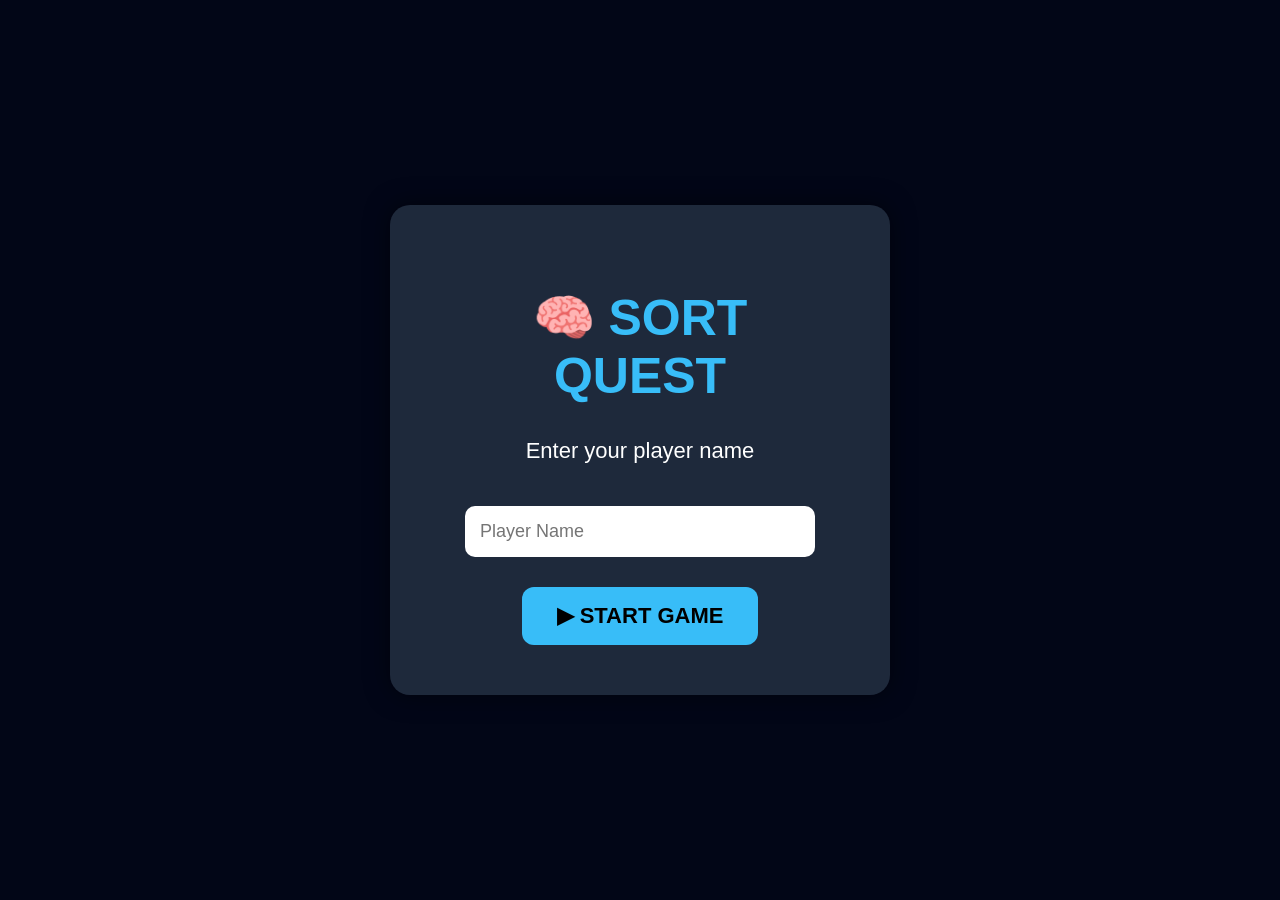
<file: index.html>
<!DOCTYPE html>
<html lang="en">

<head>

<meta charset="UTF-8">

<meta name="viewport"
content="width=device-width, initial-scale=1.0">

<title>Login</title>

<link rel="stylesheet" href="login.css">

</head>

<body>

<div class="login-container">

<h1>
🧠 SORT QUEST
</h1>

<p>
Enter your player name
</p>

<input
type="text"
id="username"
placeholder="Player Name">

<br>

<button onclick="login()">

▶ START GAME

</button>

</div>

<script>

function login(){

let username =
document.getElementById("username")
.value.trim();

if(username === ""){

alert("Enter player name");

return;
}

/* GET EXISTING USERS */

let users =
JSON.parse(
localStorage.getItem("users")
) || {};

/* CREATE USER IF NEW */

if(!users[username]){

users[username] = {

currentLevel:"Bubble Sort",

unlockedLevels:[
"Bubble Sort"
],

bestAccuracy:0,

stars:0
};

}

/* SAVE USERS */

localStorage.setItem(
"users",
JSON.stringify(users)
);

/* SAVE CURRENT USER */

localStorage.setItem(
"currentUser",
username
);

/* OPEN HOME */

window.location.href =
"home.html";
}

</script>

</body>
</html>
</file>
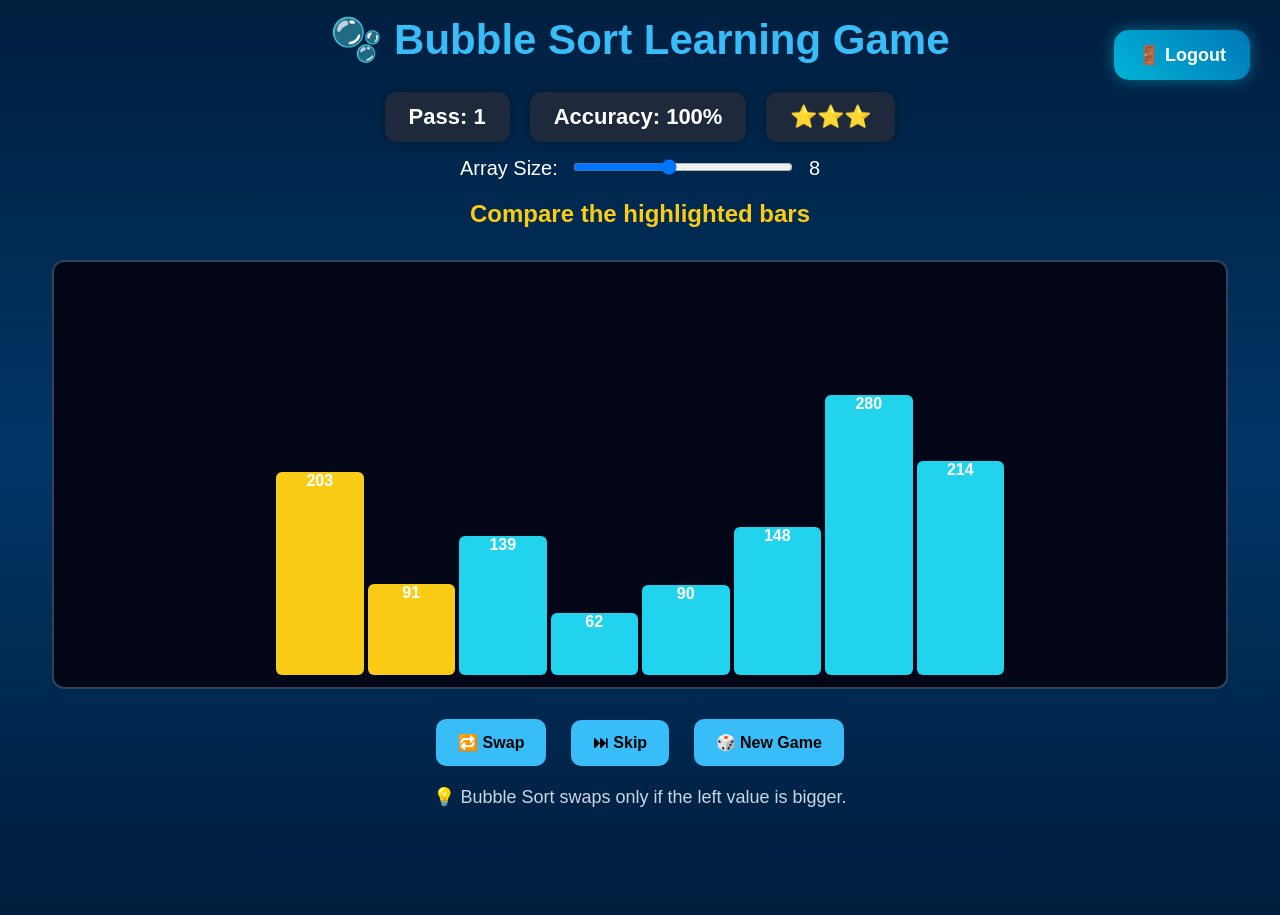
<file: game.html>
<!DOCTYPE html>
<html lang="en">

<head>

    <meta charset="UTF-8">

    <meta name="viewport"
          content="width=device-width, initial-scale=1.0">

    <title>Bubble Sort Learning Game</title>

    <link rel="stylesheet" href="style.css">

</head>

<body>
    <button class="logout-btn"
onclick="logout()">

🚪 Logout

</button>
<div class="background-bubbles">
    <span></span>
    <span></span>
    <span></span>
    <span></span>
    <span></span>
    <span></span>
    <span></span>
    <span></span>
</div>
<div class="bubbles"></div>

<h1>🫧 Bubble Sort Learning Game</h1>

<div class="top-panel">

    <div class="card">
        <h2 id="pass">
            Pass: 1
        </h2>
    </div>

    <div class="card">
        <h2 id="accuracy">
            Accuracy: 100%
        </h2>
    </div>

    <div class="card">
        <h2 id="stars">
            ⭐⭐⭐
        </h2>
    </div>

</div>

<div class="size-box">

    <label>Array Size:</label>

    <input
        type="range"
        id="sizeSlider"
        min="5"
        max="12"
        value="8">

    <span id="sizeValue">8</span>

</div>

<div class="message-box">

    <h2 id="message">
        Compare the highlighted bars
    </h2>

</div>

<div id="array-container"></div>

<div class="buttons">

    <button onclick="makeMove(true)">
        🔁 Swap
    </button>

    <button onclick="makeMove(false)">
        ⏭ Skip
    </button>

    <button onclick="newGame()">
        🎲 New Game
    </button>

</div>

<div class="hint-box">

    💡 Bubble Sort swaps only if
    the left value is bigger.

</div>

<audio id="correctSound">
    <source
    src="https://assets.mixkit.co/active_storage/sfx/2571/2571-preview.mp3"
    type="audio/mpeg">
</audio>
<!-- SOUNDS -->

<audio id="correctSound">

<source
src="https://assets.mixkit.co/active_storage/sfx/270/270-preview.mp3"
type="audio/mpeg">

</audio>

<audio id="wrongSound">

<source
src="https://assets.mixkit.co/active_storage/sfx/2955/2955-preview.mp3"
type="audio/mpeg">

</audio>

<audio id="winSound">

<source
src="https://assets.mixkit.co/active_storage/sfx/2019/2019-preview.mp3"
type="audio/mpeg">

</audio>
<script src="script.js"></script>

</body>
</html>
</file>
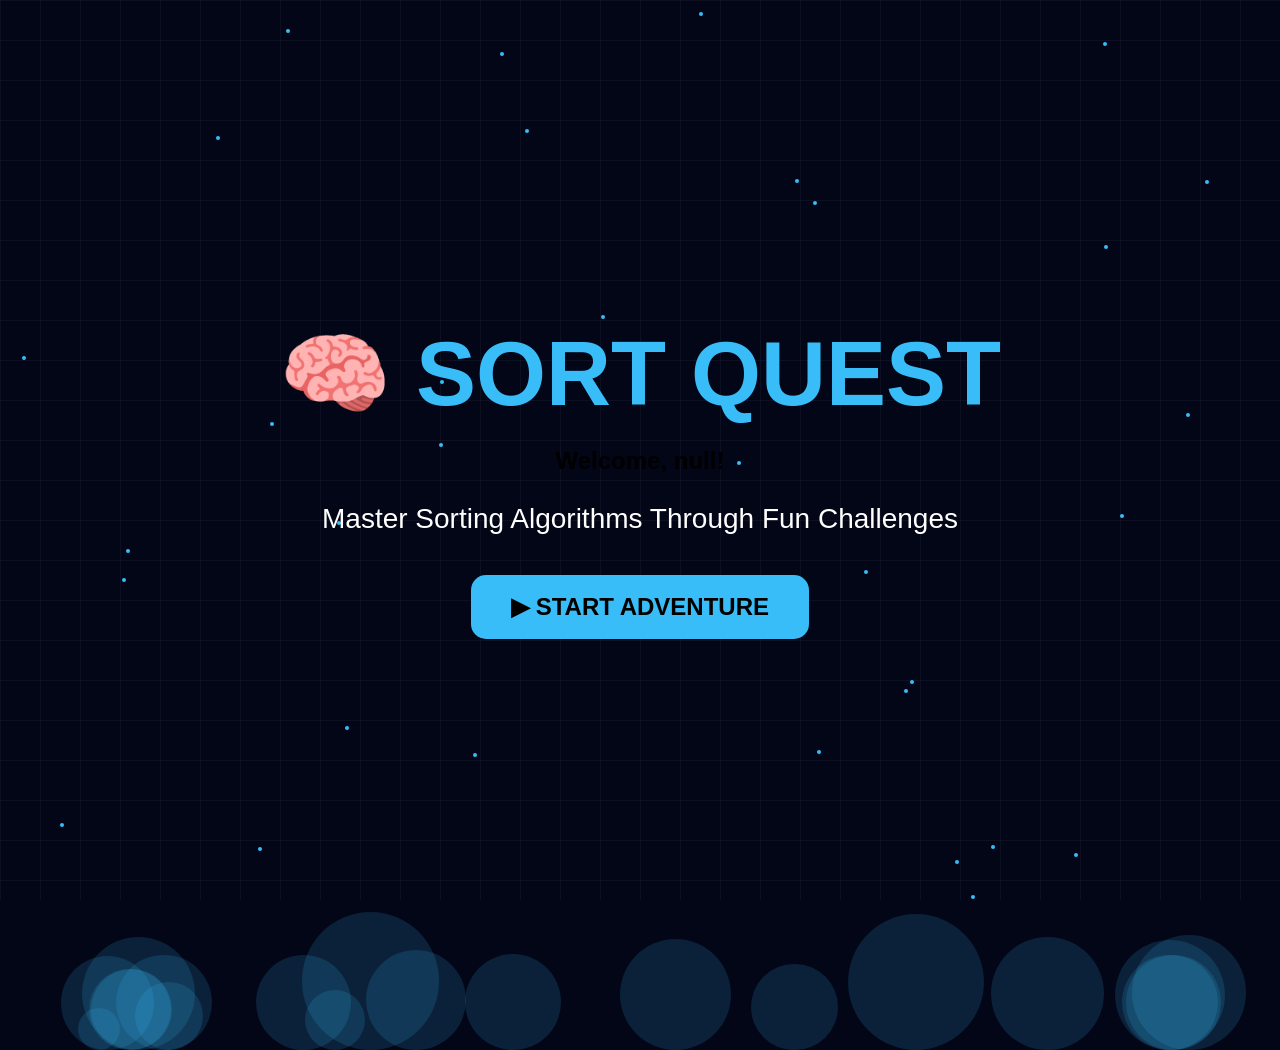
<file: home.html>
<!DOCTYPE html>
<html lang="en">

<head>

    <meta charset="UTF-8">

    <meta name="viewport"
          content="width=device-width, initial-scale=1.0">

    <title>Sort Quest</title>

    <link rel="stylesheet" href="home.css">

</head>

<body>

<!-- ANIMATED BACKGROUND -->

<div class="animated-bg">

    <div class="grid"></div>

</div>

<!-- MAIN CONTENT -->

<div class="home-content">

    <h1 class="game-title">
        🧠 SORT QUEST
    </h1>

    <!-- WELCOME USER -->

    <h2 id="welcomeUser">

    </h2>

    <p class="subtitle">

        Master Sorting Algorithms
        Through Fun Challenges

    </p>

    <button
        class="start-btn"
        onclick="startGame()">

        ▶ START ADVENTURE

    </button>

</div>

<script>

/* CREATE BUBBLES */

for(let i=0; i<20; i++){

    const bubble =
    document.createElement("div");

    bubble.classList.add("bubble");

    bubble.style.left =
    Math.random()*100 + "%";

    bubble.style.width =
    Math.random()*100 + 40 + "px";

    bubble.style.height =
    bubble.style.width;

    bubble.style.animationDuration =
    Math.random()*10 + 8 + "s";

    document.body.appendChild(bubble);
}

/* CREATE PARTICLES */

for(let i=0; i<40; i++){

    const particle =
    document.createElement("div");

    particle.classList.add("particle");

    particle.style.left =
    Math.random()*100 + "%";

    particle.style.top =
    Math.random()*100 + "%";

    particle.style.animationDuration =
    Math.random()*4 + 3 + "s";

    document.body.appendChild(particle);
}

/* LOAD CURRENT USER */

let currentUser =
localStorage.getItem(
"currentUser"
);

/* SHOW WELCOME MESSAGE */

document.getElementById(
"welcomeUser"
).innerHTML =

"Welcome, " + currentUser + "!";

/* START GAME */

function startGame(){

    window.location.href =
    "levels.html";
}

</script>

</body>
</html>
</file>
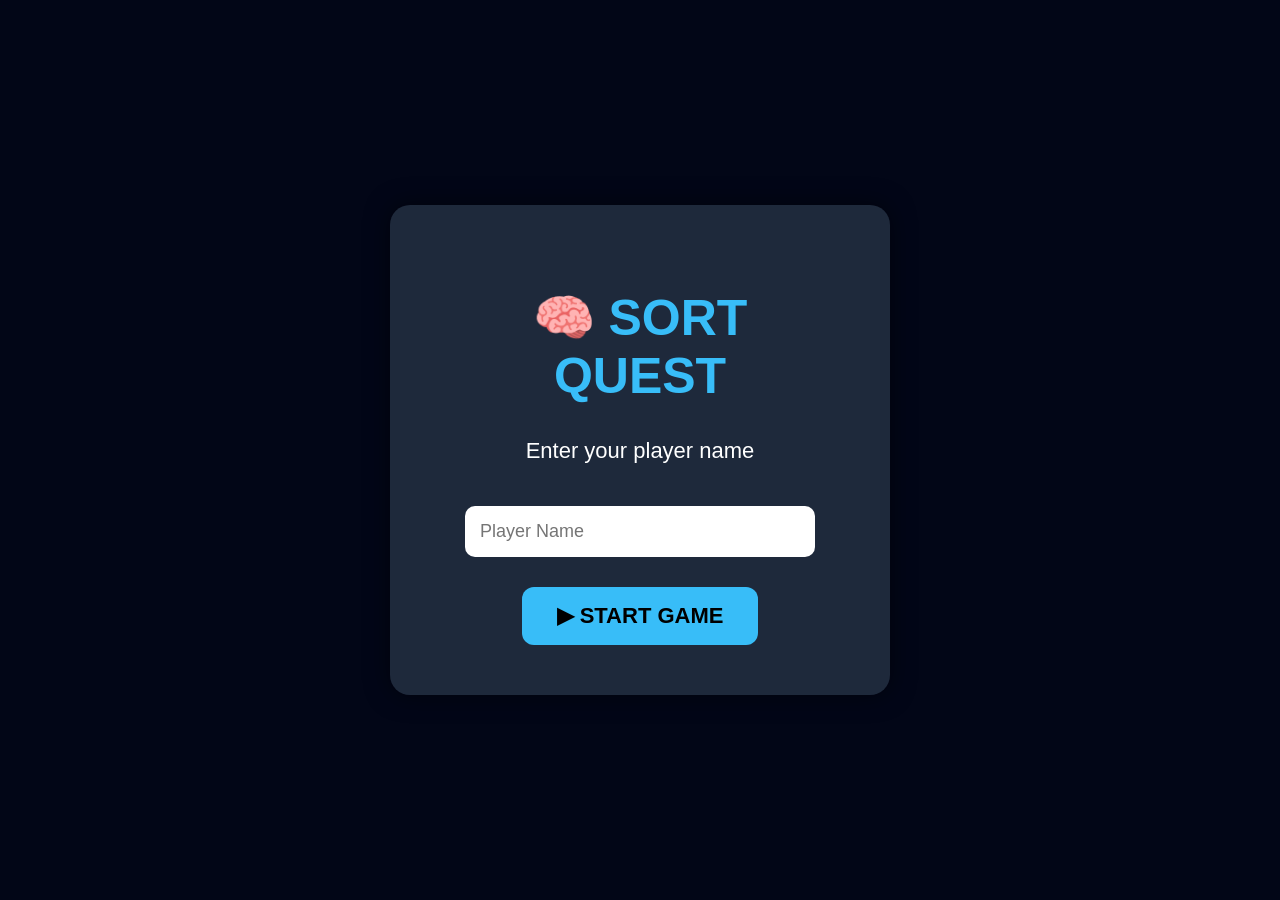
<file: insertion-tutorial.html>
<!DOCTYPE html>
<html lang="en">

<head>

<meta charset="UTF-8">

<meta name="viewport"
content="width=device-width, initial-scale=1.0">

<title>Insertion Sort Tutorial</title>

<link rel="stylesheet"
href="insertion-tutorial.css">

</head>

<body>

<!-- LOGOUT -->

<button class="logout-btn"
onclick="logout()">

🚪 Logout

</button>

<div class="tutorial-container">

<h1>
🟪 Insertion Sort Tutorial
</h1>

<div class="tutorial-card">

<h2>
How Insertion Sort Works
</h2>

<p>

Insertion Sort takes one value
at a time and inserts it into
the correct sorted position.

</p>

<p>

The left side becomes sorted
step by step.

</p>

</div>

<!-- EXAMPLE -->

<div class="example-box">

<div class="example-bar correct"
style="height:90px;">

10

</div>

<div class="example-bar correct"
style="height:140px;">

20

</div>

<div class="example-bar correct"
style="height:220px;">

50

</div>

<div class="example-bar active"
style="height:170px;">

30

</div>

</div>

<div class="instruction">

30 should be inserted
before 50.

</div>

<!-- BUTTONS -->

<div class="buttons">

<a href="insertion.html">

<button class="start-btn">

▶ START LEVEL

</button>

</a>

<a href="levels.html">

<button class="back-btn">

⬅ BACK

</button>

</a>

</div>

</div>

<script>

/* LOGIN CHECK */

if(
!localStorage.getItem(
"currentUser"
)
){

window.location.href =
"index.html";
}

/* LOGOUT */

function logout(){

localStorage.removeItem(
"currentUser"
);

window.location.href =
"index.html";
}

</script>

</body>
</html>
</file>
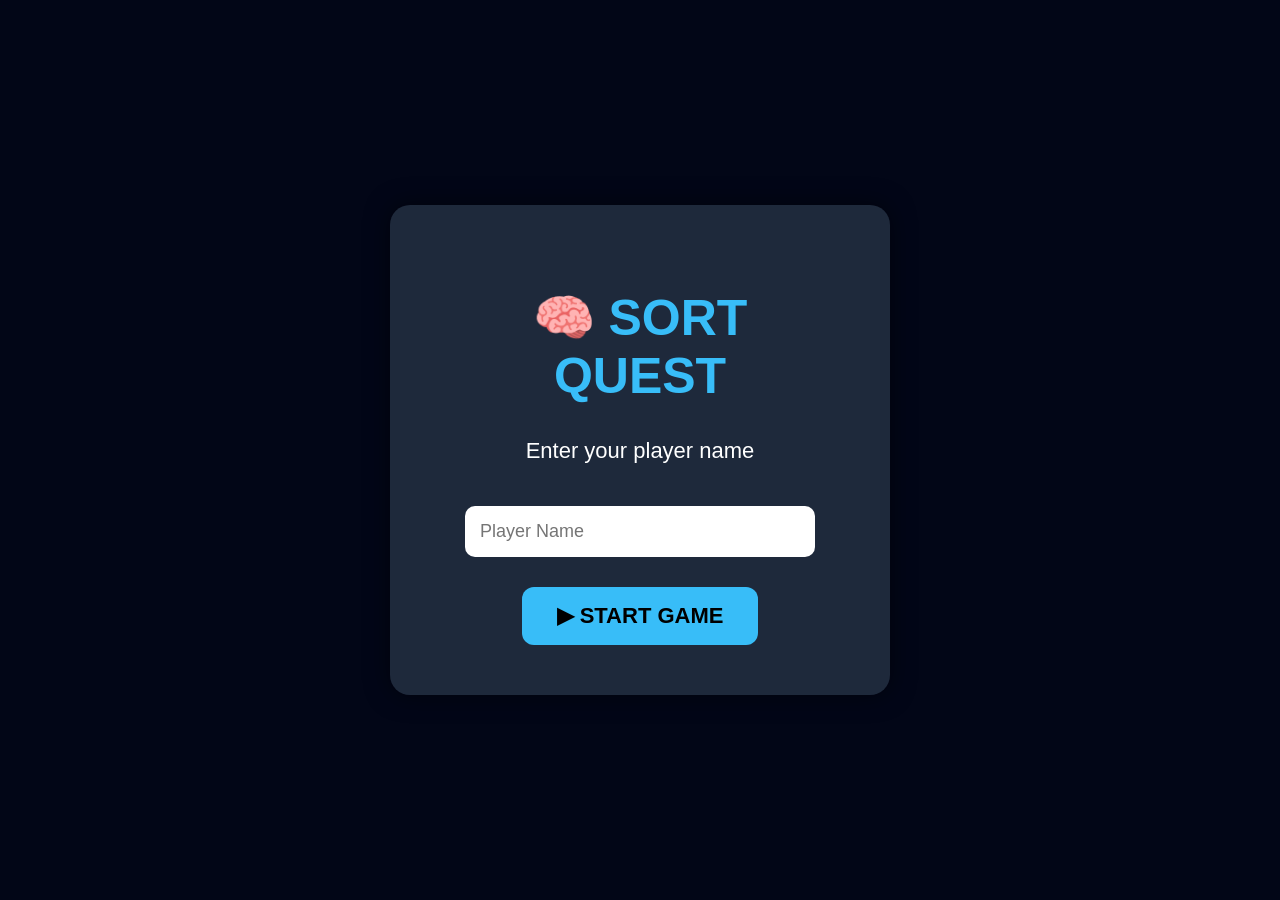
<file: insertion.html>
<!DOCTYPE html>
<html lang="en">

<head>

<meta charset="UTF-8">

<meta name="viewport"
content="width=device-width, initial-scale=1.0">

<title>Insertion Sort Game</title>

<link rel="stylesheet"
href="insertion.css">

</head>

<body>
<div class="cube-bg">

<div class="cube"></div>
<div class="cube"></div>
<div class="cube"></div>
<div class="cube"></div>
<div class="cube"></div>
<div class="cube"></div>
<div class="cube"></div>
<div class="cube"></div>

</div>

</div>
    <div class="grid-bg">

<div class="grid-lines"></div>

</div>

<!-- LOGOUT -->

<button class="logout-btn"
onclick="logout()">

🚪 Logout

</button>

<!-- BACKGROUND -->

<div class="insertion-bg">

<div class="glow"></div>

</div>

<h1>
🟪 Insertion Sort Challenge
</h1>

<!-- TOP PANEL -->

<div class="top-panel">

<div class="card">

<h2>
🎯 Goal
</h2>

<p>
Insert value in correct position
</p>

</div>

<div class="card">

<h2 id="moves">
Moves: 0
</h2>

</div>

<div class="card">

<h2 id="accuracy">
Accuracy: 100%
</h2>

</div>

</div>

<!-- MESSAGE -->

<div id="message"
class="message-box">

🟪 Find correct insertion position.

</div>

<!-- POINTERS -->

<div class="pointer-info">

<span id="keyPointer">

key = 0

</span>

</div>

<!-- ARRAY -->
<!-- CONTROLS -->

<div class="controls">

<label>

Array Size

</label>

<input type="number"
id="arraySize"
min="4"
max="15"
value="8">

<label>

Max Value

</label>

<input type="number"
id="maxValue"
min="20"
max="300"
value="100">

<button onclick="generateArray()">

🔄 Generate

</button>

</div>
<div id="array-container">

</div>

<!-- BUTTONS -->

<div class="buttons">



</div>

<!-- SOUNDS -->

<audio id="correctSound">

<source
src="https://assets.mixkit.co/active_storage/sfx/270/270-preview.mp3"
type="audio/mpeg">

</audio>

<audio id="wrongSound">

<source
src="https://assets.mixkit.co/active_storage/sfx/2955/2955-preview.mp3"
type="audio/mpeg">

</audio>

<script src="insertion.js"></script>

</body>
</html>
</file>
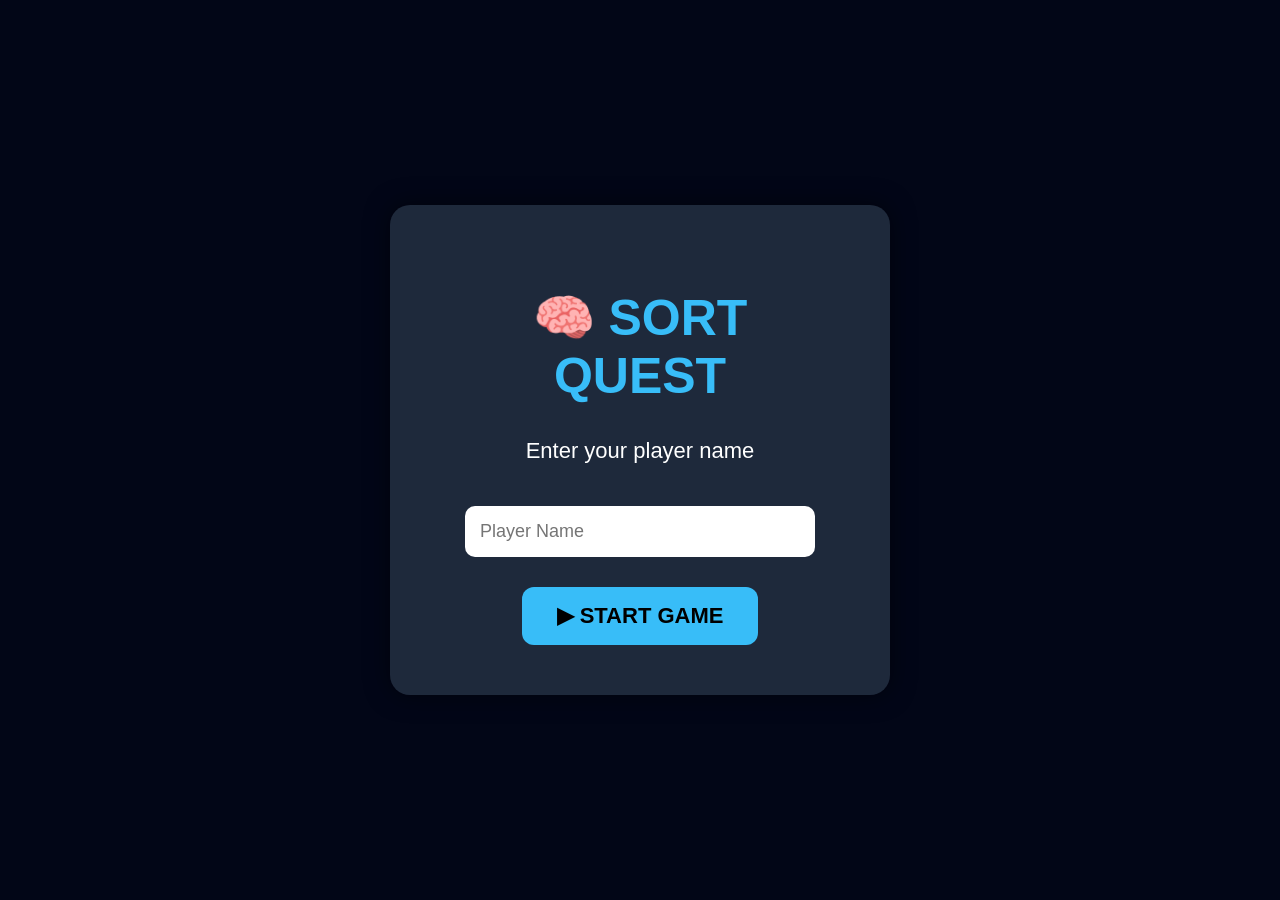
<file: levels.html>
<!DOCTYPE html>
<html lang="en">

<head>

<meta charset="UTF-8">

<meta name="viewport"
content="width=device-width, initial-scale=1.0">

<title>Select Algorithm</title>

<link rel="stylesheet"
href="levels.css">

</head>

<body>

<!-- LOGIN CHECK -->

<script>

if(
!localStorage.getItem(
"currentUser"
)
){

window.location.href =
"index.html";
}

</script>

<!-- BACKGROUND -->

<div class="background"></div>

<!-- PROFILE -->

<button class="profile-btn"
onclick="openProfile()">

👤 Profile

</button>

<!-- LOGOUT -->

<button class="logout-btn"
onclick="logout()">

🚪 Logout

</button>

<!-- TITLE -->

<h1 class="title">

🎮 Choose Your Algorithm

</h1>

<!-- LEVELS -->

<div class="levels-container">

<!-- BUBBLE -->

<div class="level-card unlocked"
onclick="openBubbleSort()">

<h2>

🫧 Bubble Sort

</h2>

<p>

Learn swapping nearby values

</p>

</div>

<!-- SELECTION -->

<div id="selectionCard"
class="level-card locked">

<h2 id="selectionTitle">

🔒 Selection Sort

</h2>

<p id="selectionText">

Unlock with 100% accuracy

</p>

</div>

<!-- INSERTION -->

<div id="insertionCard"
class="level-card locked">

<h2 id="insertionTitle">

🔒 Insertion Sort

</h2>

<p id="insertionText">

Complete Selection Sort first

</p>

</div>

<!-- MERGE -->

<div id="mergeCard"
class="level-card locked">

<h2 id="mergeTitle">

🔒 Merge Sort

</h2>

<p id="mergeText">

Complete Insertion Sort first

</p>

</div>

<!-- QUICK -->

<div id="quickCard"
class="level-card locked">

<h2 id="quickTitle">

🔒 Quick Sort

</h2>

<p id="quickText">

Complete Merge Sort first

</p>

</div>

</div>

<script>

/* CURRENT USER */

let currentUser =
localStorage.getItem(
"currentUser"
);

/* USERS */

let users =
JSON.parse(
localStorage.getItem(
"users"
));

/* PLAYER */

let player =
users[currentUser];

/* SAFETY */

if(!player.unlockedLevels){

player.unlockedLevels = [
"Bubble Sort"
];
}

/* PROFILE */

function openProfile(){

window.location.href =
"profile.html";
}

/* LOGOUT */

function logout(){

localStorage.removeItem(
"currentUser"
);

window.location.href =
"index.html";
}

/* BUBBLE */

function openBubbleSort(){

window.location.href =
"tutorial.html";
}

/* ---------- SELECTION ---------- */

if(
player.unlockedLevels.includes(
"Selection Sort"
)
){

let card =
document.getElementById(
"selectionCard"
);

card.classList.remove(
"locked"
);

card.classList.add(
"unlocked"
);

document.getElementById(
"selectionTitle"
).innerHTML =

"🔍 Selection Sort";

document.getElementById(
"selectionText"
).innerHTML =

"Find the minimum value";

card.onclick = function(){

window.location.href =
"selection-tutorial.html";
};
}

/* ---------- INSERTION ---------- */

if(
player.unlockedLevels.includes(
"Insertion Sort"
)
){

let card =
document.getElementById(
"insertionCard"
);

card.classList.remove(
"locked"
);

card.classList.add(
"unlocked"
);

document.getElementById(
"insertionTitle"
).innerHTML =

"🟪 Insertion Sort";

document.getElementById(
"insertionText"
).innerHTML =

"Insert values correctly";

card.onclick = function(){

window.location.href =
"insertion-tutorial.html";
};
}

/* ---------- MERGE ---------- */

if(
player.unlockedLevels.includes(
"Merge Sort"
)
){

let card =
document.getElementById(
"mergeCard"
);

card.classList.remove(
"locked"
);

card.classList.add(
"unlocked"
);

document.getElementById(
"mergeTitle"
).innerHTML =

"🌳 Merge Sort";

document.getElementById(
"mergeText"
).innerHTML =

"Divide and conquer";

card.onclick = function(){

window.location.href =
"merge-tutorial.html";
};
}

/* ---------- QUICK ---------- */

if(
player.unlockedLevels.includes(
"Quick Sort"
)
){

let card =
document.getElementById(
"quickCard"
);

card.classList.remove(
"locked"
);

card.classList.add(
"unlocked"
);

document.getElementById(
"quickTitle"
).innerHTML =

"⚡ Quick Sort";

document.getElementById(
"quickText"
).innerHTML =

"Master pivot partitioning";

card.onclick = function(){
window.location.href =
"quicksort.html";
};
}
</script>

</body>
</html>
</file>
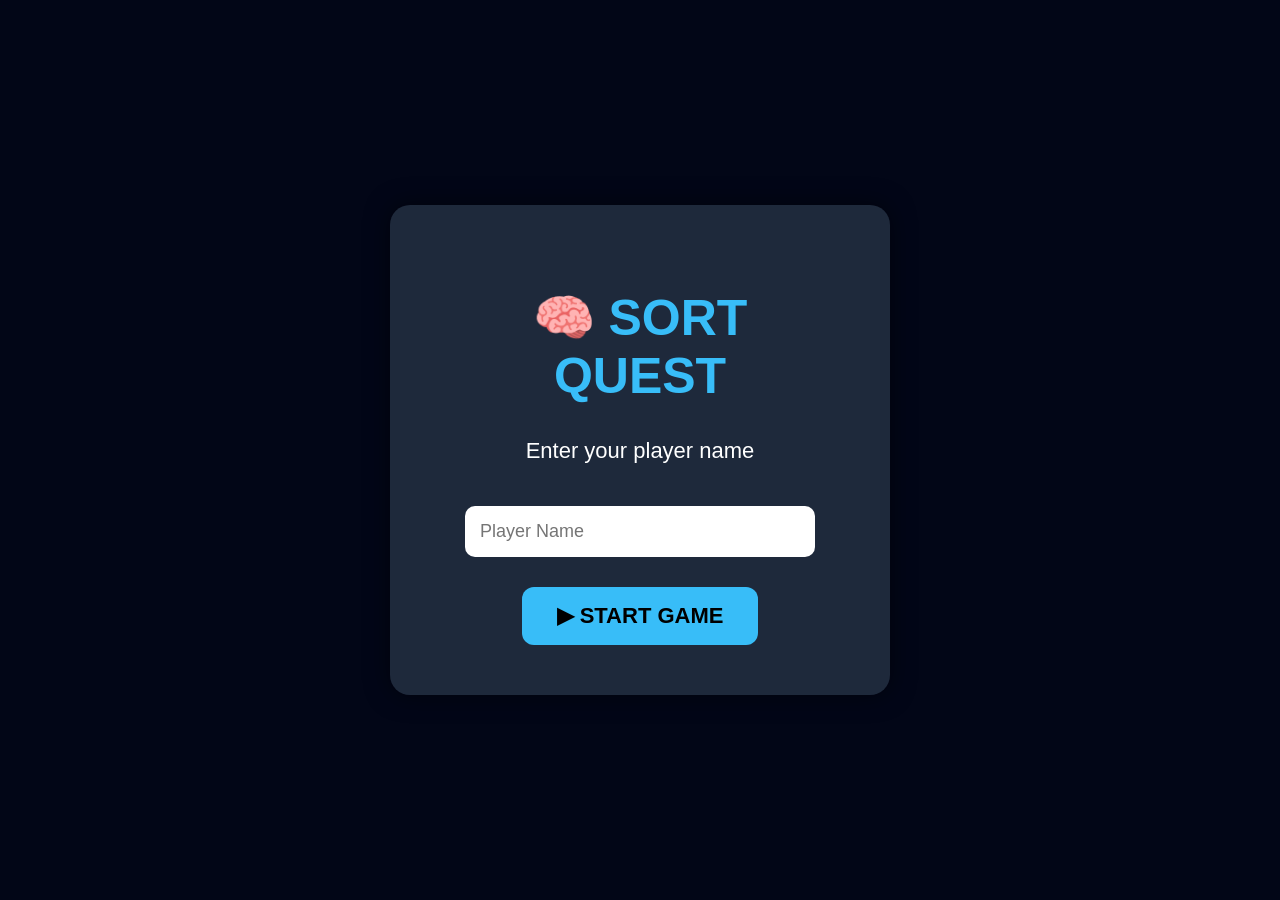
<file: merge-tutorial.html>
<!DOCTYPE html>
<html lang="en">

<head>

<meta charset="UTF-8">

<meta name="viewport"
content="width=device-width, initial-scale=1.0">

<title>Merge Sort Tutorial</title>

<link rel="stylesheet"
href="merge-tutorial.css">

</head>

<body>

<!-- LOGIN CHECK -->

<script>

if(
!localStorage.getItem(
"currentUser"
)
){

window.location.href =
"index.html";
}

</script>

<!-- LOGOUT -->

<button class="logout-btn"
onclick="logout()">

🚪 Logout

</button>

<!-- BACKGROUND -->

<div class="merge-bg">

<div class="branches"></div>

</div>

<!-- MAIN -->

<div class="tutorial-container">

<h1>
🌳 Merge Sort Tutorial
</h1>

<div class="tutorial-card">

<h2>
How Merge Sort Works
</h2>

<p>

Merge Sort uses:
<b>Divide & Conquer</b>

</p>

<p>

✅ Split arrays into halves

</p>

<p>

✅ Sort smaller parts

</p>

<p>

✅ Merge them correctly

</p>

</div>

<!-- SPLIT -->

<div class="merge-section">

<h2>
Step 1 — Split
</h2>

<div class="array-row">

<div class="merge-box">
50
</div>

<div class="merge-box">
20
</div>

<div class="merge-box">
80
</div>

<div class="merge-box">
10
</div>

</div>

<p class="explanation">

Split into two halves

</p>

<div class="array-row">

<div class="merge-box active">
50
</div>

<div class="merge-box active">
20
</div>

<span class="divider">

|

</span>

<div class="merge-box active">
80
</div>

<div class="merge-box active">
10
</div>

</div>

</div>

<!-- MERGE -->

<div class="merge-section">

<h2>
Step 2 — Merge
</h2>

<div class="array-row">

<div class="merge-box correct">
20
</div>

<div class="merge-box correct">
50
</div>

<div class="merge-box correct">
10
</div>

<div class="merge-box correct">
80
</div>

</div>

<p class="explanation">

Merge smaller sorted arrays

</p>

</div>

<!-- FINAL -->

<div class="merge-section">

<h2>
Final Sorted Array
</h2>

<div class="array-row">

<div class="merge-box final">
10
</div>

<div class="merge-box final">
20
</div>

<div class="merge-box final">
50
</div>

<div class="merge-box final">
80
</div>

</div>

</div>

<!-- RULES -->

<div class="rules">

<h2>
🎮 Gameplay Rules
</h2>

<p>

✅ Select smaller values first
<br><br>

✅ Merge arrays correctly
<br><br>

🏆 Get 100% to unlock Quick Sort

</p>

</div>

<!-- BUTTONS -->

<div class="buttons">

<a href="merge.html">

<button class="start-btn">

▶ START LEVEL

</button>

</a>

<a href="levels.html">

<button class="back-btn">

⬅ BACK

</button>

</a>

</div>

</div>

<script>

function logout(){

localStorage.removeItem(
"currentUser"
);

window.location.href =
"index.html";
}

</script>

</body>
</html>
</file>
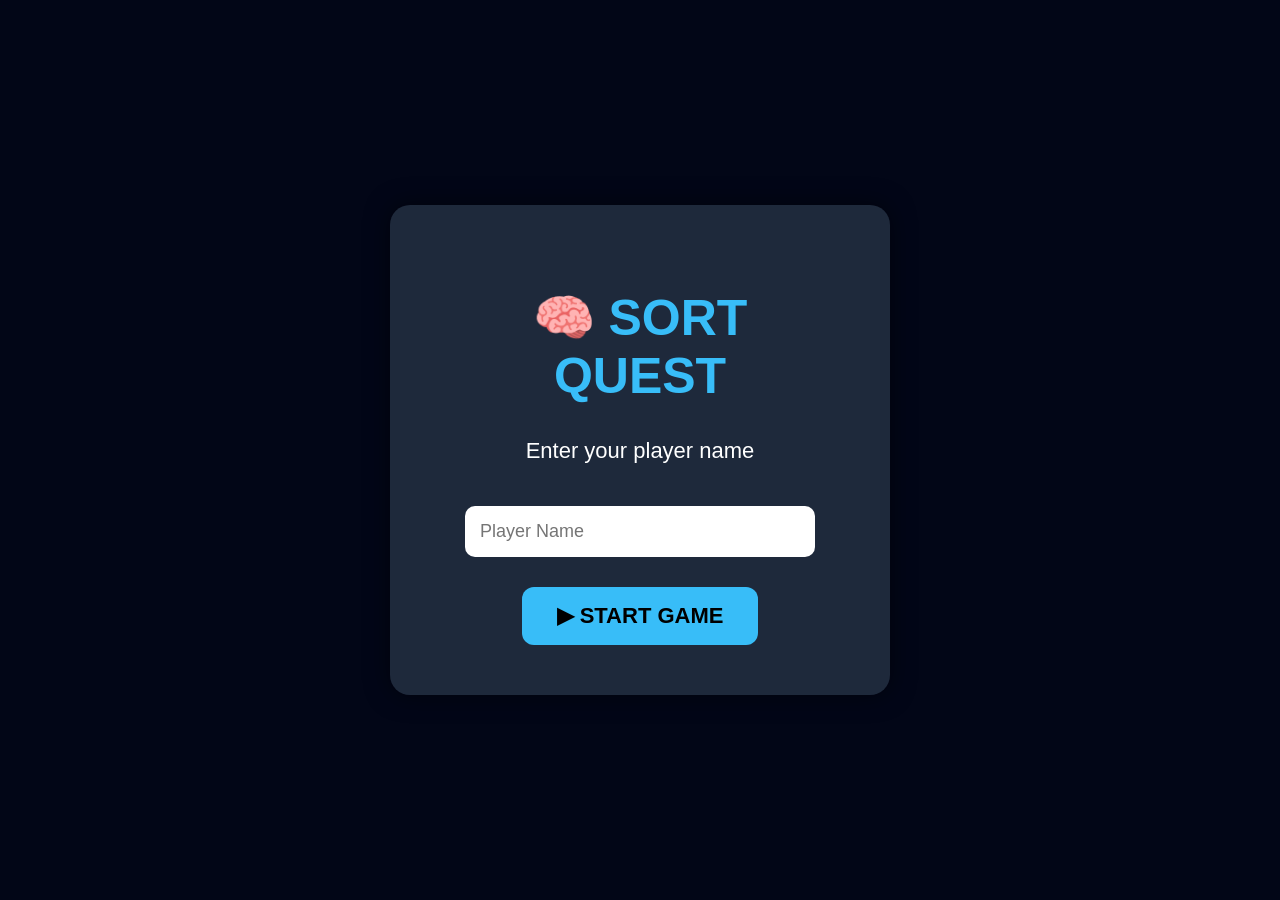
<file: merge.html>
<!DOCTYPE html>
<html lang="en">

<head>

<meta charset="UTF-8">

<meta name="viewport"
content="width=device-width, initial-scale=1.0">

<title>Merge Sort Challenge</title>

<link rel="stylesheet"
href="merge.css">

</head>

<body>
    <div class="gold-bg">

<div class="gold-particle"></div>
<div class="gold-particle"></div>
<div class="gold-particle"></div>
<div class="gold-particle"></div>
<div class="gold-particle"></div>
<div class="gold-particle"></div>
<div class="gold-particle"></div>
<div class="gold-particle"></div>

</div>

<!-- LOGIN CHECK -->

<script>

if(
!localStorage.getItem(
"currentUser"
)
){

window.location.href =
"index.html";
}

</script>

<!-- LOGOUT -->

<button class="logout-btn"
onclick="logout()">

🚪 Logout

</button>

<!-- TITLE -->

<h1>

🌳 Merge Sort Challenge

</h1>

<!-- TOP BAR -->

<div class="top-bar">

<div class="card">

<h2 id="phase">

Phase: Splitting

</h2>

</div>

<div class="card">

<h2 id="accuracy">

Accuracy: 100%

</h2>

</div>

</div>

<!-- CONTROLS -->

<div class="controls">

<label>

Array Size

</label>

<input
type="number"
id="arraySize"
min="4"
max="8"
value="8">

<label>

Max Value

</label>

<input
type="number"
id="maxValue"
min="20"
max="100"
value="50">

<button onclick="startGame()">

🎮 Generate Array

</button>

</div>

<!-- MESSAGE -->

<div id="message">

Split arrays into single values

</div>

<!-- TREE CONTAINER -->

<div id="treeContainer">

</div>

<!-- SOUNDS -->

<audio id="correctSound">

<source
src="https://assets.mixkit.co/active_storage/sfx/270/270-preview.mp3"
type="audio/mpeg">

</audio>

<audio id="wrongSound">

<source
src="https://assets.mixkit.co/active_storage/sfx/2955/2955-preview.mp3"
type="audio/mpeg">

</audio>

<audio id="winSound">

<source
src="https://assets.mixkit.co/active_storage/sfx/1435/1435-preview.mp3"
type="audio/mpeg">

</audio>

<!-- SCRIPT -->

<script src="merge.js"></script>

</body>
</html>
</file>
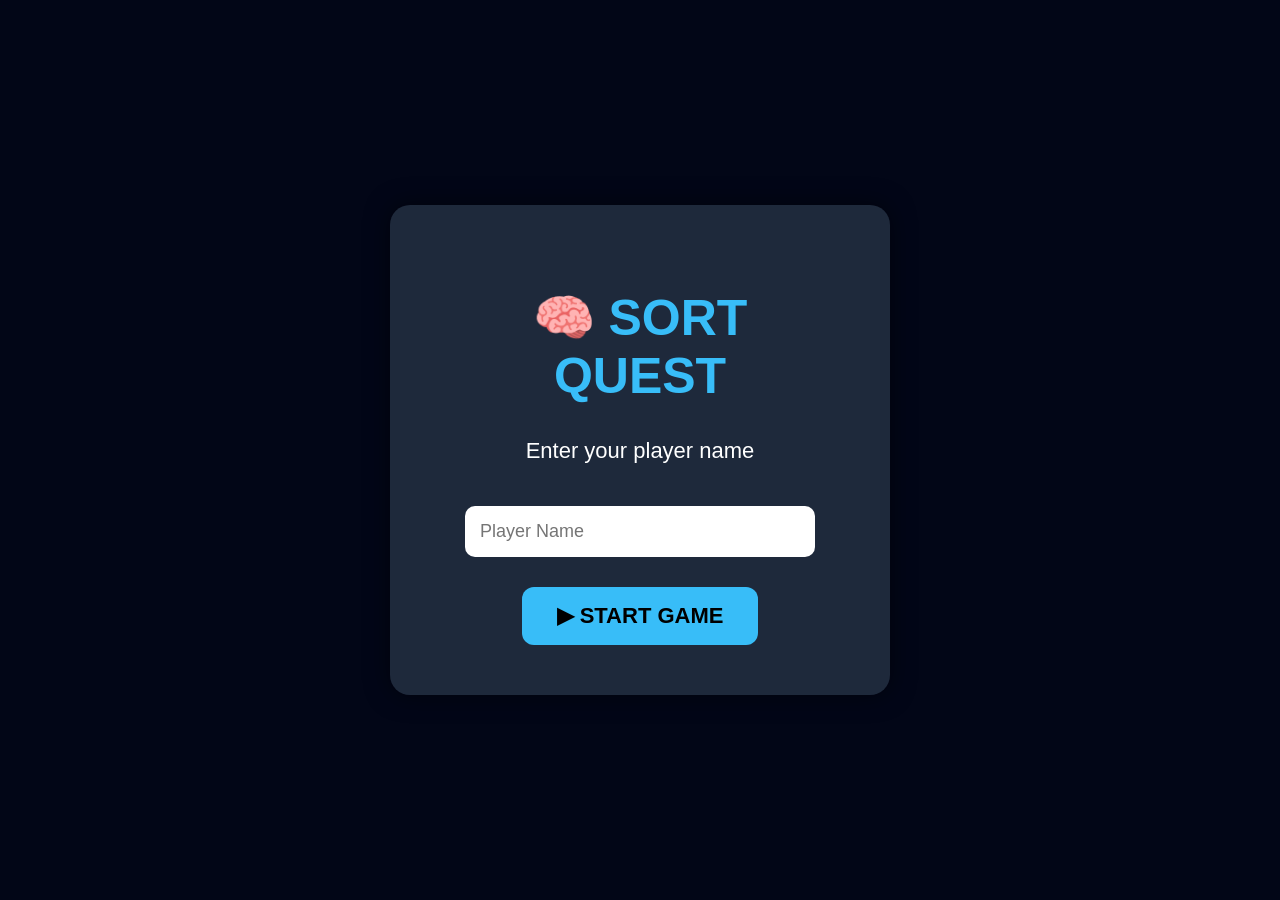
<file: profile.html>
<!DOCTYPE html>
<html lang="en">

<head>

<meta charset="UTF-8">

<meta name="viewport"
content="width=device-width, initial-scale=1.0">

<title>Player Profile</title>

<link rel="stylesheet"
href="profile.css">

</head>

<body>

<!-- LOGIN CHECK -->

<script>

if(
!localStorage.getItem(
"currentUser"
)
){

window.location.href =
"index.html";
}

</script>

<!-- LOGOUT -->

<button class="logout-btn"
onclick="logout()">

🚪 Logout

</button>

<!-- MAIN -->

<div class="profile-container">

<h1>
👤 Player Profile
</h1>

<!-- PLAYER CARD -->

<div class="profile-card">

<h2 id="playerName">

Player

</h2>

<p id="currentLevel">

Current Level:
Bubble Sort

</p>

<p id="bestAccuracy">

Best Accuracy:
0%

</p>

<p id="progressText">

Progress:
0 / 5

</p>

</div>

<!-- UNLOCKED LEVELS -->

<div class="levels-card">

<h2>
🎮 Unlocked Levels
</h2>

<div id="levelsList">

</div>

</div>

<!-- STARS -->

<div class="stars-card">

<h2>
⭐ Total Stars
</h2>

<h1 id="totalStars">

⭐

</h1>

</div>

<!-- BUTTONS -->

<div class="buttons">

<button onclick="goLevels()">

🎮 Levels

</button>

<button onclick="resetProgress()">

🗑 Reset Progress

</button>

</div>

</div>

<script>

/* CURRENT USER */

let currentUser =
localStorage.getItem(
"currentUser"
);

/* USERS */

let users =
JSON.parse(
localStorage.getItem(
"users"
));

/* PLAYER */

let player =
users[currentUser];

/* PLAYER NAME */

document.getElementById(
"playerName"
).innerHTML =

"👤 " + currentUser;

/* CURRENT LEVEL */

document.getElementById(
"currentLevel"
).innerHTML =

"Current Level: " +
player.currentLevel;

/* BEST ACCURACY */

document.getElementById(
"bestAccuracy"
).innerHTML =

"Best Accuracy: " +
player.bestAccuracy + "%";

/* PROGRESS */

let completed =
player.unlockedLevels.length;

document.getElementById(
"progressText"
).innerHTML =

"Progress: " +
completed +
" / 5 Completed";

/* LEVELS */

let levelsHTML = "";

let allLevels = [

"Bubble Sort",
"Selection Sort",
"Insertion Sort",
"Merge Sort",
"Quick Sort"

];

for(let level of allLevels){

if(
player.unlockedLevels.includes(
level
)
){

levelsHTML +=

"<p>✅ " +
level +
"</p>";
}

else{

levelsHTML +=

"<p>🔒 " +
level +
"</p>";
}
}

document.getElementById(
"levelsList"
).innerHTML = levelsHTML;

/* STARS */

let stars = "";

for(let i=0; i<completed; i++){

stars += "⭐";
}

document.getElementById(
"totalStars"
).innerHTML = stars;

/* GO LEVELS */

function goLevels(){

window.location.href =
"levels.html";
}

/* RESET */

function resetProgress(){

if(
confirm(
"Reset all progress?"
)
){

users[currentUser] = {

currentLevel:
"Bubble Sort",

unlockedLevels: [
"Bubble Sort"
],

bestAccuracy: 0
};

localStorage.setItem(
"users",
JSON.stringify(users)
);

location.reload();
}
}

/* LOGOUT */

function logout(){

localStorage.removeItem(
"currentUser"
);

window.location.href =
"index.html";
}

</script>

</body>
</html>
</file>
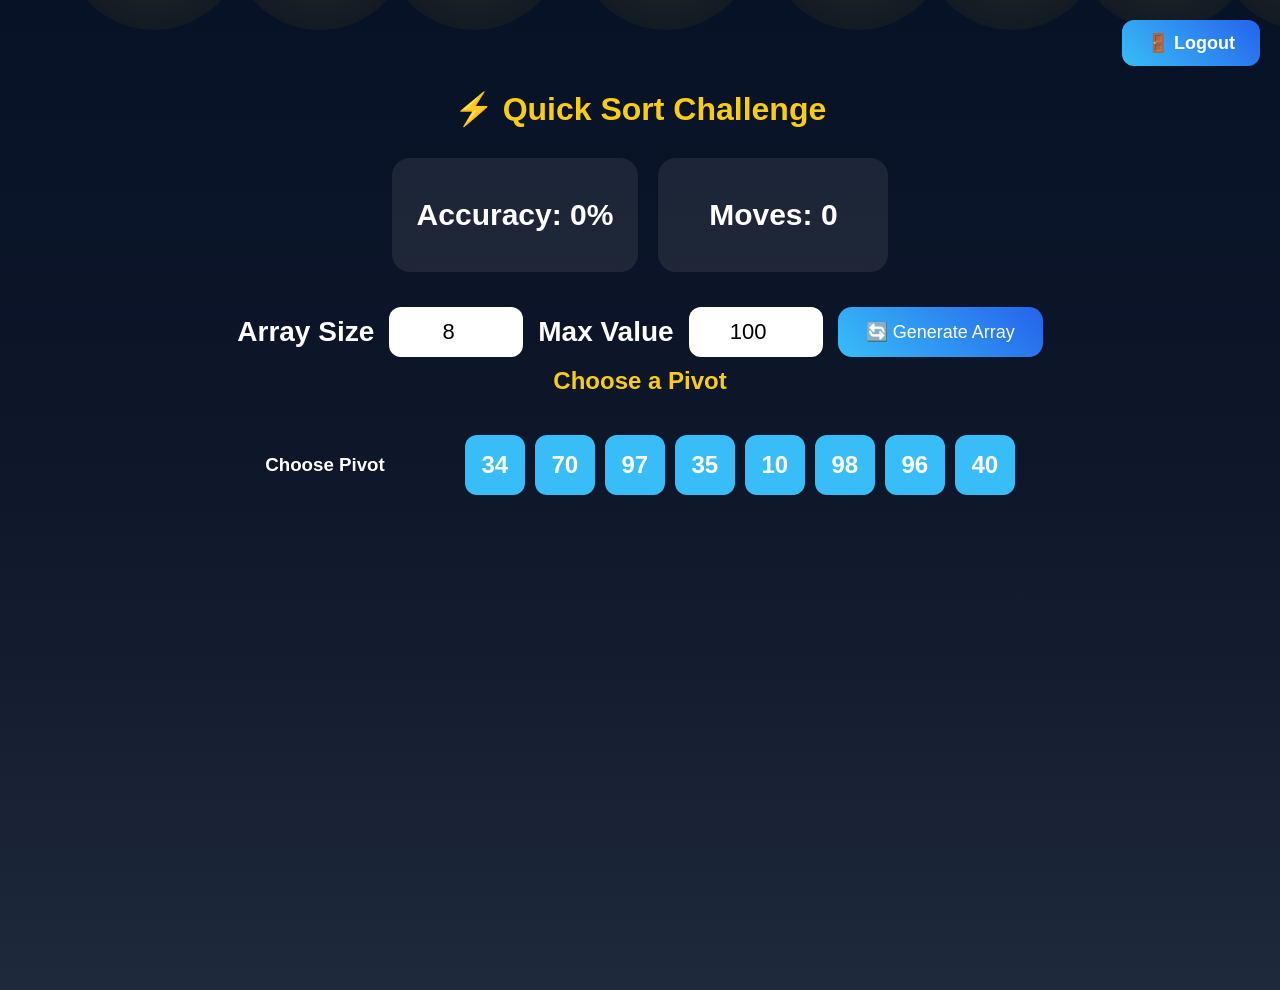
<file: quicksort.html>
<!DOCTYPE html>
<html lang="en">

<head>

<meta charset="UTF-8">

<meta name="viewport"
content="width=device-width, initial-scale=1.0">

<title>Quick Sort Challenge</title>

<link rel="stylesheet"
href="quicksort.css">

</head>

<body>

<!-- BACKGROUND -->

<div class="quick-bg">

<div class="particle"></div>
<div class="particle"></div>
<div class="particle"></div>
<div class="particle"></div>
<div class="particle"></div>
<div class="particle"></div>
<div class="particle"></div>
<div class="particle"></div>

</div>

<!-- LOGOUT -->

<button
class="logout-btn"
onclick="logout()">

🚪 Logout

</button>

<!-- TITLE -->

<h1>

⚡ Quick Sort Challenge

</h1>

<!-- STATS -->

<div class="top-panel">

<div class="card">

<h2 id="accuracy">

Accuracy: 100%

</h2>

</div>

<div class="card">

<h2 id="moves">

Moves: 0

</h2>

</div>

</div>

<!-- CONTROLS -->

<div class="controls">

<label>

Array Size

</label>

<input
type="number"
id="arraySize"
min="4"
max="15"
value="8">

<label>

Max Value

</label>

<input
type="number"
id="maxValue"
min="20"
max="300"
value="100">

<button
onclick="generateArray()">

🔄 Generate Array

</button>

</div>

<!-- MESSAGE -->

<div class="message-box">

<h2 id="message">

Choose a Pivot

</h2>

</div>

<!-- GAME AREA -->

<div id="treeContainer">

</div>

<!-- RESULT -->

<div
id="resultScreen"
class="result-screen">

<h1>

🏆 Quick Sort Complete

</h1>

<h2 id="finalAccuracy">

Accuracy: 100%

</h2>

<button
onclick="location.reload()">

🔄 Play Again

</button>

</div>

<!-- SOUNDS -->

<audio id="correctSound">

<source
src="https://assets.mixkit.co/active_storage/sfx/270/270-preview.mp3"
type="audio/mpeg">

</audio>

<audio id="wrongSound">

<source
src="https://assets.mixkit.co/active_storage/sfx/2955/2955-preview.mp3"
type="audio/mpeg">

</audio>

<audio id="winSound">

<source
src="https://assets.mixkit.co/active_storage/sfx/2019/2019-preview.mp3"
type="audio/mpeg">

</audio>

<script src="quicksort.js"></script>

</body>
</html>
</file>
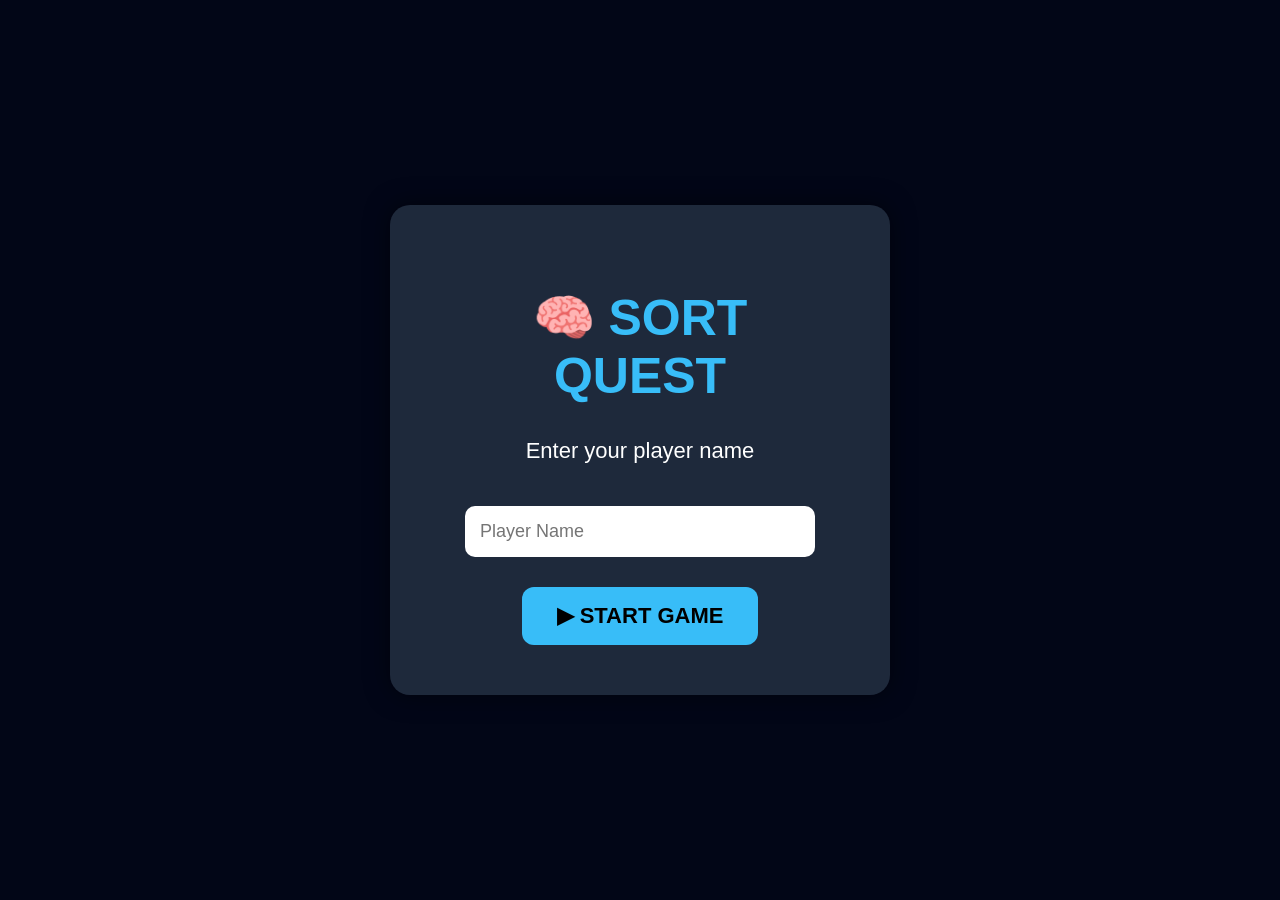
<file: result.html>
<!DOCTYPE html>
<html lang="en">

<head>

<meta charset="UTF-8">

<meta name="viewport"
content="width=device-width, initial-scale=1.0">

<title>Congratulations</title>

<link rel="stylesheet"
href="style.css">

</head>

<body class="result-body">

<!-- LOGIN CHECK -->

<script>

if(
!localStorage.getItem(
"currentUser"
)
){

window.location.href =
"index.html";
}

</script>

<!-- LOGOUT -->

<button class="logout-btn"
onclick="logout()">

🚪 Logout

</button>

<!-- CONFETTI -->

<div class="confetti-container">

<div class="confetti"></div>
<div class="confetti"></div>
<div class="confetti"></div>
<div class="confetti"></div>
<div class="confetti"></div>
<div class="confetti"></div>
<div class="confetti"></div>
<div class="confetti"></div>

</div>

<!-- MAIN -->

<div class="result-container">

<h1>
🎉 Congratulations!
</h1>

<h2 id="levelTitle">

You completed Bubble Sort!

</h2>

<div class="result-card">

<h2 id="finalStars">
⭐⭐⭐
</h2>

<h2 id="finalAccuracy">
Accuracy: 100%
</h2>

<p id="finalMessage">

</p>

<h3 id="unlockMessage">

</h3>

</div>

<!-- BUTTONS -->

<div class="result-buttons">

<button onclick="playAgain()">

🔁 Play Again

</button>

<button onclick="nextLevel()">

▶ Next Level

</button>

</div>

</div>

<script>

/* DATA */

let accuracy =
parseInt(
localStorage.getItem(
"accuracy"
));

let stars =
localStorage.getItem(
"stars"
);

let currentLevel =
localStorage.getItem(
"completedLevel"
);

let currentUser =
localStorage.getItem(
"currentUser"
);

let users =
JSON.parse(
localStorage.getItem(
"users"
));

let player =
users[currentUser];

/* SHOW LEVEL */

document.getElementById(
"levelTitle"
).innerHTML =

"🎉 You completed " +
currentLevel +
"!";

/* SHOW STARS */

document.getElementById(
"finalStars"
).innerHTML =
stars;

/* SHOW ACCURACY */

document.getElementById(
"finalAccuracy"
).innerHTML =

"Accuracy: " +
accuracy +
"%";

/* MESSAGE */

let message = "";

if(accuracy >= 90){

message =
"Excellent work! You mastered " +
currentLevel +
"!";
}

else if(accuracy >= 70){

message =
"Great job! Keep practicing!";
}

else{

message =
"Practice more to improve!";
}

document.getElementById(
"finalMessage"
).innerHTML =
message;

/* NEXT LEVEL */

let nextLevelName = "";

let nextLevelFile = "";

/* FLOW */

if(
currentLevel ===
"Bubble Sort"
){

nextLevelName =
"Selection Sort";

nextLevelFile =
"selection-tutorial.html";
}

else if(
currentLevel ===
"Selection Sort"
){

nextLevelName =
"Insertion Sort";

nextLevelFile =
"insertion-tutorial.html";
}

else if(
currentLevel ===
"Insertion Sort"
){

nextLevelName =
"Merge Sort";

nextLevelFile =
"merge-tutorial.html";
}

else if(
currentLevel ===
"Merge Sort"
){

nextLevelName =
"Quick Sort";

nextLevelFile =
"quicksort.html";
}

/* UNLOCK */

if(
accuracy === 100
&& nextLevelName !== ""
){

if(
!player.unlockedLevels
){

player.unlockedLevels = [];
}

if(
!player.unlockedLevels.includes(
nextLevelName
)
){

player.unlockedLevels.push(
nextLevelName
);
}

player.currentLevel =
nextLevelName;

if(
accuracy >
player.bestAccuracy
){

player.bestAccuracy =
accuracy;
}

/* SAVE */

users[currentUser] =
player;

localStorage.setItem(
"users",
JSON.stringify(users)
);

/* SHOW */

document.getElementById(
"unlockMessage"
).innerHTML =

"🔓 " +
nextLevelName +
" Unlocked!";
}

else{

document.getElementById(
"unlockMessage"
).innerHTML =

"⚠ Get 100% to unlock " +
nextLevelName;
}

/* PLAY AGAIN */

function playAgain(){
    

if(
currentLevel ===
"Bubble Sort"
){

window.location.href =
"game.html";
}

else if(
currentLevel ===
"Selection Sort"
){

window.location.href =
"selection.html";
}

else if(
currentLevel ===
"Insertion Sort"
){

window.location.href =
"insertion.html";
}

else if(
currentLevel ===
"Merge Sort"
){


window.location.href =
"merge.html";
}
else if(
currentLevel ===
"Quick Sort"
){

window.location.href =
"quicksort.html";
}
}

/* NEXT LEVEL */

function nextLevel(){

if(
player.unlockedLevels.includes(
nextLevelName
)
){

window.location.href =
nextLevelFile;
}

else{

alert(
"🔒 Get 100% accuracy first!"
);
}
}

/* LOGOUT */

function logout(){

localStorage.removeItem(
"currentUser"
);

window.location.href =
"index.html";
}

</script>

</body>
</html>
</file>
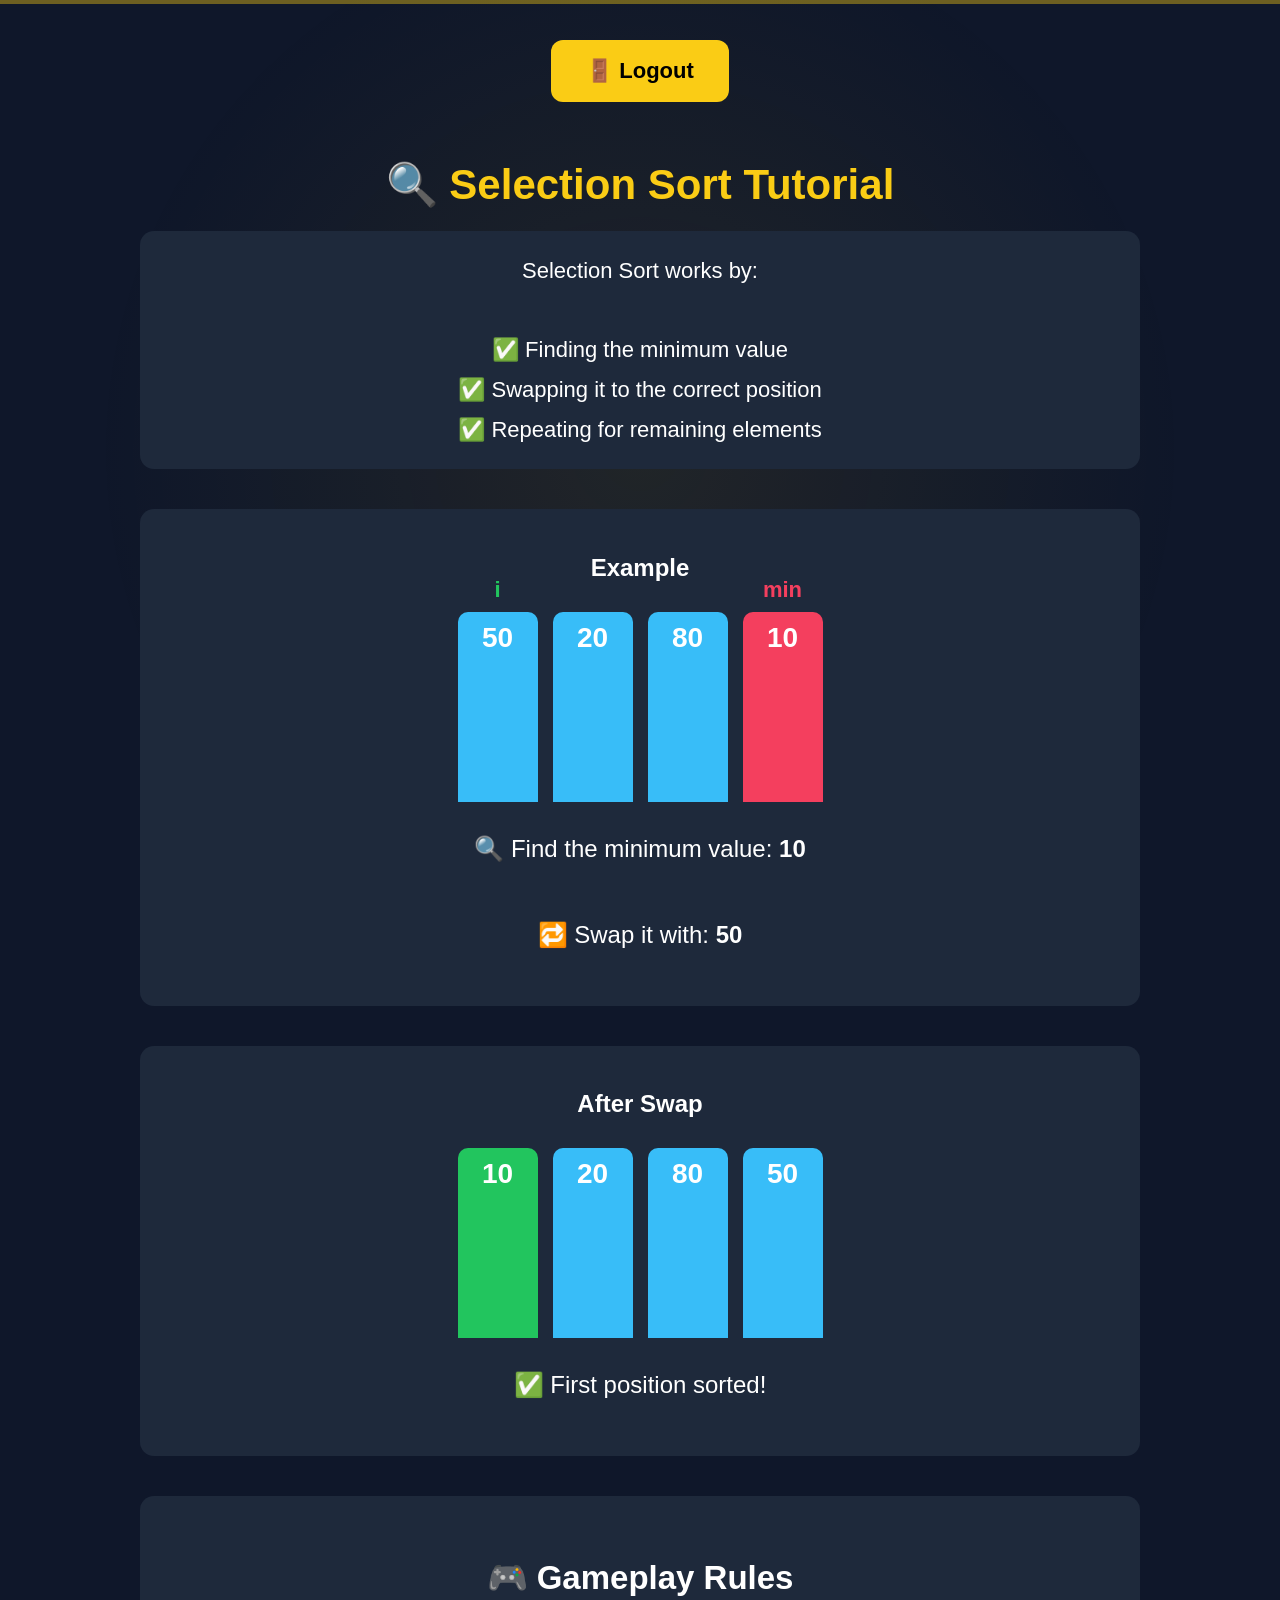
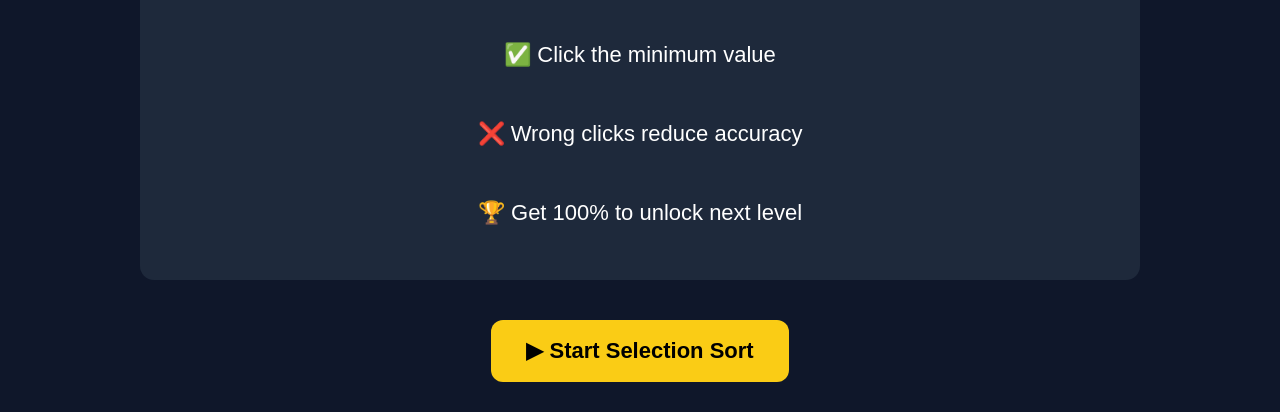
<file: selection-tutorial.html>
<!DOCTYPE html>
<html lang="en">

<head>

<meta charset="UTF-8">

<meta name="viewport"
content="width=device-width, initial-scale=1.0">

<title>Selection Sort Tutorial</title>

<link rel="stylesheet"
href="selection-tutorial.css">

</head>

<body>
    <button class="logout-btn"
onclick="logout()">

🚪 Logout

</button>

<!-- BACKGROUND -->

<div class="scanner-bg">

<div class="scan-line"></div>

</div>

<!-- MAIN -->

<div class="tutorial-container">

<h1>
🔍 Selection Sort Tutorial
</h1>

<p class="intro">

Selection Sort works by:
<br><br>

✅ Finding the minimum value
<br>

✅ Swapping it to the correct position
<br>

✅ Repeating for remaining elements

</p>

<!-- EXAMPLE -->

<div class="example-section">

<h2>
Example
</h2>

<div class="array-demo">

<div class="demo-bar">

<span class="label i-label">
i
</span>

50

</div>

<div class="demo-bar">

20

</div>

<div class="demo-bar">

80

</div>

<div class="demo-bar minimum">

<span class="label min-label">
min
</span>

10

</div>

</div>

<p class="explanation">

🔍 Find the minimum value:
<b>10</b>

<br><br>

🔁 Swap it with:
<b>50</b>

</p>

</div>

<!-- AFTER SWAP -->

<div class="example-section">

<h2>
After Swap
</h2>

<div class="array-demo">

<div class="demo-bar correct">

10

</div>

<div class="demo-bar">

20

</div>

<div class="demo-bar">

80

</div>

<div class="demo-bar">

50

</div>

</div>

<p class="explanation">

✅ First position sorted!

</p>

</div>

<!-- RULES -->

<div class="rules">

<h2>
🎮 Gameplay Rules
</h2>

<p>

✅ Click the minimum value
<br><br>

❌ Wrong clicks reduce accuracy
<br><br>

🏆 Get 100% to unlock next level

</p>

</div>

<!-- BUTTON -->

<button onclick="startSelectionGame()">

▶ Start Selection Sort

</button>

</div>

<script>

function startSelectionGame(){

window.location.href =
"selection.html";
}

</script>

</body>
</html>
</file>
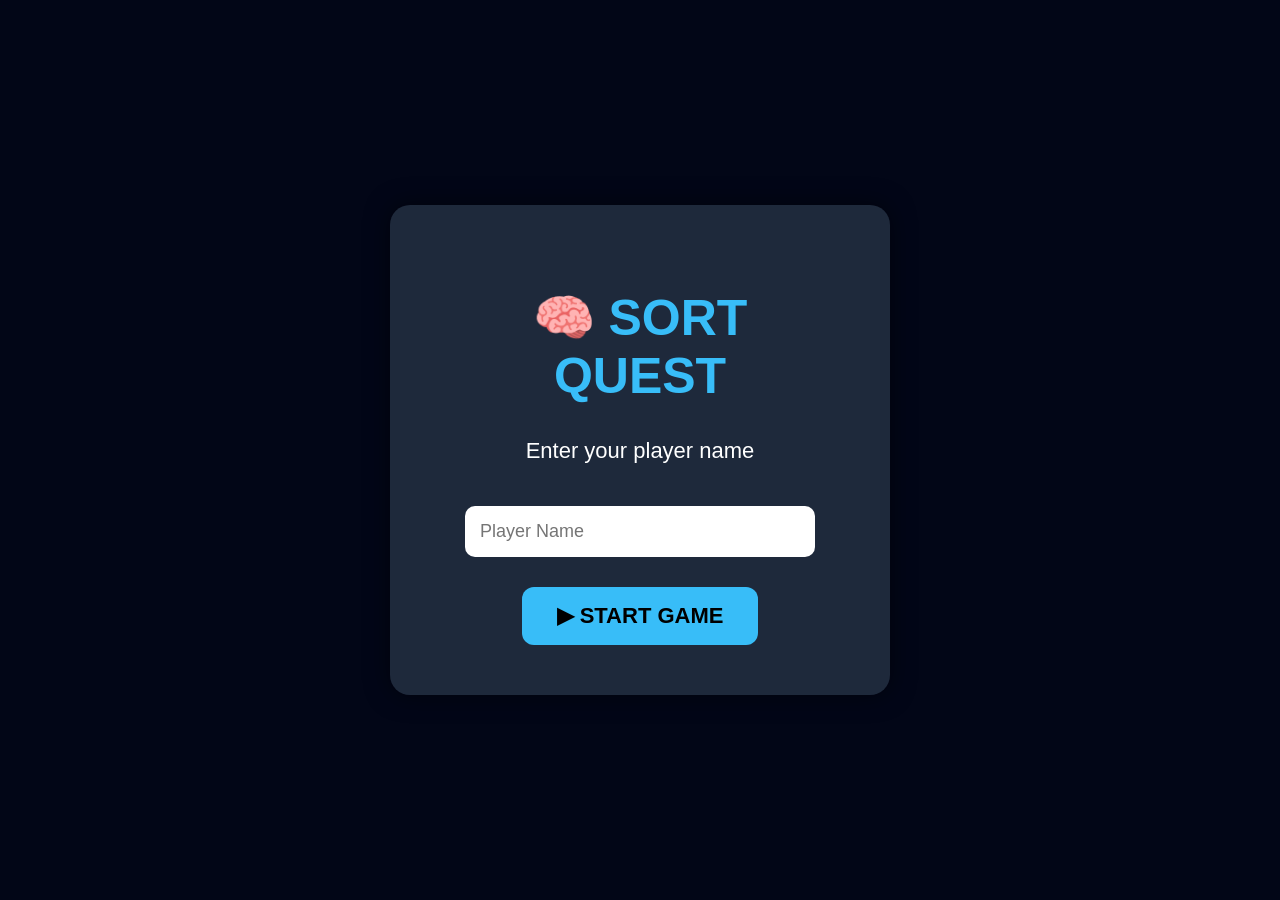
<file: selection.html>
<!DOCTYPE html>
<html lang="en">

<head>

    <meta charset="UTF-8">

    <meta name="viewport"
          content="width=device-width, initial-scale=1.0">

    <title>Selection Sort Game</title>

    <link rel="stylesheet"
          href="selection.css">

</head>

<body>
    <div class="bg-lines">

<div class="line horizontal1"></div>

<div class="line horizontal2"></div>

<div class="line vertical1"></div>

<div class="line diagonal1"></div>

<div class="line diagonal2"></div>

</div>
    <button class="logout-btn"
onclick="logout()">

🚪 Logout

</button>

<!-- BACKGROUND -->

<div class="scanner-bg">

    <div class="scan-line"></div>

</div>

<h1>
    🔍 Selection Sort Challenge
</h1>

<!-- TOP PANEL -->

<div class="top-panel">

    <div class="card">

        <h2>
            🎯 Goal
        </h2>

        <p>
            Find the minimum value
        </p>

    </div>

    <div class="card">

        <h2 id="moves">
            Moves: 0
        </h2>

    </div>

    <div class="card">

        <h2 id="accuracy">
            Accuracy: 100%
        </h2>

    </div>

</div>

<!-- MESSAGE -->

<div id="message"
     class="message-box">

    🔍 Select the minimum value.

</div>

<!-- POINTERS -->

<div class="pointer-info">

    <span id="iPointer">

        i = 0

    </span>

    <span id="minPointer">

        min = 0

    </span>

</div>

<!-- ARRAY -->
<!-- CONTROLS -->

<div class="controls">

<label>

Array Size

</label>

<input type="number"
id="arraySize"
min="4"
max="15"
value="8">

<label>

Max Value

</label>

<input type="number"
id="maxValue"
min="20"
max="300"
value="100">

<button onclick="generateArray()">

🔄 Generate

</button>

</div>
<div id="array-container">

</div>

<!-- BUTTON -->



</div>

<!-- SOUNDS -->

<audio id="correctSound">

    <source
    src="https://assets.mixkit.co/active_storage/sfx/270/270-preview.mp3"
    type="audio/mpeg">

</audio>

<audio id="wrongSound">

    <source
    src="https://assets.mixkit.co/active_storage/sfx/2955/2955-preview.mp3"
    type="audio/mpeg">

</audio>

<script src="selection.js"></script>

</body>
</html>
</file>
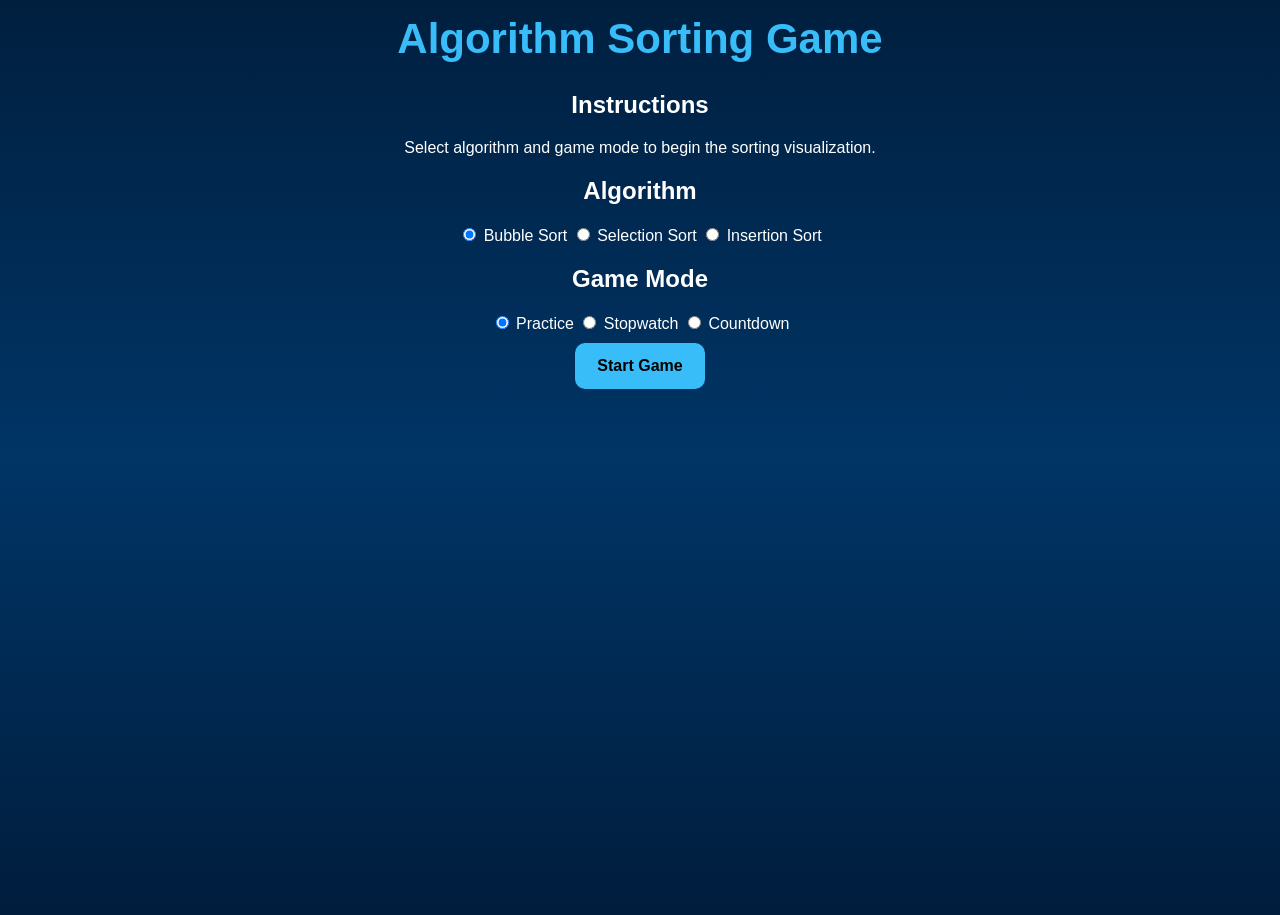
<file: setup.html>
<!DOCTYPE html>
<html lang="en">

<head>

    <meta charset="UTF-8">

    <meta name="viewport"
          content="width=device-width, initial-scale=1.0">

    <title>Game Setup</title>

    <link rel="stylesheet" href="style.css">

</head>

<body>

<div class="setup-container">

    <h1>Algorithm Sorting Game</h1>

    <h2>Instructions</h2>

    <p>
        Select algorithm and game mode
        to begin the sorting visualization.
    </p>

    <h2>Algorithm</h2>

    <div class="options">

        <label>
            <input type="radio"
                   name="algorithm"
                   checked>
            Bubble Sort
        </label>

        <label>
            <input type="radio"
                   name="algorithm">
            Selection Sort
        </label>

        <label>
            <input type="radio"
                   name="algorithm">
            Insertion Sort
        </label>

    </div>

    <h2>Game Mode</h2>

    <div class="options">

        <label>
            <input type="radio"
                   name="mode"
                   checked>
            Practice
        </label>

        <label>
            <input type="radio"
                   name="mode">
            Stopwatch
        </label>

        <label>
            <input type="radio"
                   name="mode">
            Countdown
        </label>

    </div>

    <button onclick="startGame()"
            class="start-btn">

        Start Game

    </button>

</div>

<script>

function startGame(){

    window.location.href =
    "game.html";
}

</script>

</body>
</html>
</file>
<file: login.css>
body{

margin:0;
padding:0;

background:#020617;

height:100vh;

display:flex;

justify-content:center;

align-items:center;

font-family:Arial;

color:white;
}

.login-container{

background:#1e293b;

padding:50px;

border-radius:20px;

text-align:center;

width:400px;

box-shadow:
0 0 25px rgba(0,0,0,0.5);
}

h1{

font-size:50px;

color:#38bdf8;
}

p{

font-size:22px;
}

input{

width:80%;

padding:15px;

margin-top:20px;

border:none;

border-radius:10px;

font-size:18px;

outline:none;
}

button{

margin-top:30px;

padding:16px 35px;

border:none;

border-radius:12px;

background:#38bdf8;

color:black;

font-size:22px;

font-weight:bold;

cursor:pointer;
}
</file>
<file: style.css>
body{

margin:0;

padding:0;

font-family:Arial, sans-serif;

background:
linear-gradient(
to bottom,
#001f3f,
#003566,
#001d3d
);

color:white;

overflow-x:hidden;

text-align:center;

min-height:100vh;
}

/* TOP PANEL */

.top-panel{

    display:flex;

    justify-content:center;

    gap:20px;

    margin-top:15px;

    flex-wrap:wrap;
}

.card{

    background:#1e293b;

    padding:12px 24px;

    border-radius:12px;

    box-shadow:0 0 10px rgba(0,0,0,0.3);
}

.card h2{

    margin:0;

    font-size:22px;
}

/* TITLE */

h1{

    margin-top:15px;

    color:#38bdf8;

    font-size:42px;
}

/* ARRAY SIZE */

.size-box{

    margin-top:15px;

    font-size:20px;
}

#sizeSlider{

    width:220px;

    margin:0 10px;
}

/* MESSAGE */

.message-box{

    margin-top:15px;

    color:#facc15;

    min-height:40px;
}

/* ARRAY AREA */

#array-container{

    width:90%;

    height:45vh;

    margin:20px auto;

    display:flex;

    justify-content:center;

    align-items:flex-end;

    border:2px solid #334155;

    border-radius:12px;

    background:#020617;

    padding:10px;
}

/* BARS */

.bar{

    margin:2px;

    background:#22d3ee;

    transition:
    height 0.3s ease,
    background 0.3s ease,
    transform 0.3s ease;

    display:flex;

    justify-content:center;

    align-items:flex-start;

    color:white;

    font-size:16px;

    font-weight:bold;

    overflow:hidden;

    border-radius:6px;
}

/* ACTIVE BARS */

.active{

    background:#facc15 !important;
}

/* CORRECT */

.correct{

    background:#22c55e !important;
}

/* WRONG */

.wrong{

    background:#ef4444 !important;

    animation:shake 0.4s;
}

/* SHAKE ANIMATION */

@keyframes shake{

    0%{
        transform:translateX(0);
    }

    25%{
        transform:translateX(-5px);
    }

    50%{
        transform:translateX(5px);
    }

    75%{
        transform:translateX(-5px);
    }

    100%{
        transform:translateX(0);
    }
}

/* BUTTONS */

.buttons{

    margin-top:10px;
}

button{

    padding:14px 22px;

    margin:10px;

    border:none;

    border-radius:10px;

    background:#38bdf8;

    color:black;

    font-size:16px;

    font-weight:bold;

    cursor:pointer;

    transition:0.3s;
}

button:hover{

    transform:scale(1.05);
}

/* HINT */

.hint-box{

    margin-top:10px;

    font-size:18px;

    color:#cbd5e1;
}

/* RESULT PAGE */

.result-body{

    display:flex;

    justify-content:center;

    align-items:center;

    height:100vh;

    background:#0f172a;
}

.result-container{

    background:#1e293b;

    padding:40px;

    border-radius:20px;

    width:500px;

    box-shadow:0 0 20px rgba(0,0,0,0.5);
}

.result-card{

    margin-top:20px;

    padding:20px;

    background:#0f172a;

    border-radius:15px;
}

.result-card h2{

    margin:20px 0;
}

.result-card p{

    font-size:20px;

    color:#cbd5e1;
}

/* MOBILE */

@media(max-width:768px){

    h1{

        font-size:28px;
    }

    .card h2{

        font-size:18px;
    }

    #array-container{

        height:40vh;
    }

    .bar{

        font-size:10px;
    }

    button{

        font-size:13px;

        padding:10px 16px;
    }

    .hint-box{

        font-size:14px;
    }
}
/* ================= WATER BUBBLES ================= */

.background-bubbles{

position:fixed;

top:0;
left:0;

width:100%;
height:100%;

overflow:hidden;

pointer-events:none;

z-index:1;
}

.background-bubbles span{

position:absolute;

bottom:-150px;

border-radius:50%;

background:
radial-gradient(
circle at 30% 30%,
rgba(173,216,230,0.95),
rgba(0,191,255,0.35),
rgba(255,255,255,0.08)
);

box-shadow:

inset -8px -8px 15px rgba(255,255,255,0.2),

inset 8px 8px 15px rgba(255,255,255,0.15),

0 0 20px rgba(0,191,255,0.4);

backdrop-filter:blur(3px);

animation:
waterBubble linear infinite;
}

/* DIFFERENT BUBBLES */

.background-bubbles span:nth-child(1){

left:5%;

width:35px;
height:35px;

animation-duration:12s;
}

.background-bubbles span:nth-child(2){

left:15%;

width:70px;
height:70px;

animation-duration:20s;
}

.background-bubbles span:nth-child(3){

left:30%;

width:25px;
height:25px;

animation-duration:10s;
}

.background-bubbles span:nth-child(4){

left:45%;

width:90px;
height:90px;

animation-duration:26s;
}

.background-bubbles span:nth-child(5){

left:60%;

width:45px;
height:45px;

animation-duration:15s;
}

.background-bubbles span:nth-child(6){

left:75%;

width:65px;
height:65px;

animation-duration:22s;
}

.background-bubbles span:nth-child(7){

left:85%;

width:30px;
height:30px;

animation-duration:13s;
}

.background-bubbles span:nth-child(8){

left:95%;

width:80px;
height:80px;

animation-duration:28s;
}

/* WATER FLOAT */

@keyframes waterBubble{

0%{

transform:
translateY(0)
translateX(0)
scale(1);

opacity:0;
}

10%{

opacity:1;
}

25%{

transform:
translateY(-25vh)
translateX(20px)
scale(1.05);
}

50%{

transform:
translateY(-50vh)
translateX(-20px)
scale(1.1);
}

75%{

transform:
translateY(-80vh)
translateX(15px)
scale(1.15);
}

100%{

transform:
translateY(-120vh)
translateX(-10px)
scale(1.2);

opacity:0;
}
}

/* KEEP CONTENT ABOVE */

body > *:not(.background-bubbles){

position:relative;

z-index:5;
}
.logout-btn{

position:fixed !important;

top:20px !important;

right:20px !important;

left:auto !important;

bottom:auto !important;

padding:14px 24px;

border:none;

border-radius:15px;

background:
linear-gradient(
45deg,
#00b4d8,
#0077b6
);

color:white;

font-size:18px;

font-weight:bold;

cursor:pointer;

box-shadow:
0 0 15px rgba(0,180,216,0.5);

transition:0.3s;

z-index:9999;
}

.logout-btn:hover{

transform:scale(1.05);

box-shadow:
0 0 25px rgba(0,180,216,0.8);
}
</file>
<file: home.css>
body{

    margin:0;

    padding:0;

    overflow:hidden;

    height:100vh;

    font-family:Arial;

    background:#020617;

    display:flex;

    justify-content:center;

    align-items:center;

    position:relative;
}

/* MAIN BACKGROUND */

.animated-bg{

    position:absolute;

    width:100%;

    height:100%;

    overflow:hidden;
}

/* GRID EFFECT */

.grid{

    position:absolute;

    width:100%;

    height:100%;

    background-image:
    linear-gradient(rgba(255,255,255,0.04) 1px, transparent 1px),
    linear-gradient(90deg, rgba(255,255,255,0.04) 1px, transparent 1px);

    background-size:40px 40px;

    animation:gridMove 20s linear infinite;
}

@keyframes gridMove{

    from{

        transform:translateY(0);
    }

    to{

        transform:translateY(40px);
    }
}

/* BUBBLES */

.bubble{

    position:absolute;

    bottom:-150px;

    border-radius:50%;

    background:rgba(56,189,248,0.15);

    animation:rise linear infinite;
}

@keyframes rise{

    from{

        transform:translateY(0);
    }

    to{

        transform:translateY(-120vh);
    }
}

/* PARTICLES */

.particle{

    position:absolute;

    width:4px;

    height:4px;

    background:#38bdf8;

    border-radius:50%;

    animation:floatParticle 6s linear infinite alternate;
}

@keyframes floatParticle{

    from{

        transform:translateY(0);
    }

    to{

        transform:translateY(-40px);
    }
}

/* CONTENT */

.home-content{

    position:relative;

    z-index:10;

    text-align:center;
}

.game-title{

    font-size:90px;

    color:#38bdf8;

    margin-bottom:10px;

    animation:titleFloat 3s ease-in-out infinite;
}

@keyframes titleFloat{

    0%{
        transform:translateY(0);
    }

    50%{
        transform:translateY(-10px);
    }

    100%{
        transform:translateY(0);
    }
}

.subtitle{

    font-size:28px;

    color:white;

    margin-bottom:40px;
}

.start-btn{

    padding:18px 40px;

    border:none;

    border-radius:15px;

    background:#38bdf8;

    color:black;

    font-size:24px;

    font-weight:bold;

    cursor:pointer;

    transition:0.3s;
}

.start-btn:hover{

    transform:scale(1.08);
}
</file>
<file: insertion-tutorial.css>
body{

margin:0;
padding:0;

font-family:Arial;

background:#111827;

color:white;

text-align:center;
}

/* LOGOUT */

.logout-btn{

position:absolute;

top:20px;
right:20px;

padding:12px 22px;

background:#ef4444;

color:white;

border:none;

border-radius:10px;

font-size:16px;

font-weight:bold;

cursor:pointer;
}

/* MAIN */

.tutorial-container{

width:90%;

max-width:1000px;

margin:auto;

padding:30px 20px;
}

/* TITLE */

h1{

color:#a855f7;

font-size:42px;
}

/* CARD */

.tutorial-card{

margin-top:30px;

background:#1f2937;

padding:25px;

border-radius:14px;

font-size:22px;

line-height:1.8;
}

/* ARRAY */

.example-box{

display:flex;

justify-content:center;

align-items:flex-end;

gap:15px;

margin-top:40px;

flex-wrap:wrap;
}

/* BARS */

.example-bar{

width:80px;

background:#38bdf8;

display:flex;

justify-content:center;

align-items:flex-start;

padding-top:10px;

font-size:28px;

font-weight:bold;

border-radius:10px 10px 0 0;
}

/* SORTED */

.correct{

background:#22c55e;
}

/* ACTIVE */

.active{

background:#a855f7;
}

/* TEXT */

.instruction{

margin-top:30px;

font-size:24px;
}

/* BUTTONS */

.buttons{

margin-top:40px;
}

button{

padding:16px 30px;

margin:10px;

border:none;

border-radius:10px;

font-size:20px;

font-weight:bold;

cursor:pointer;
}

.start-btn{

background:#a855f7;

color:white;
}

.back-btn{

background:#334155;

color:white;
}
</file>
<file: insertion.css>
/* ================= BODY ================= */

body{

margin:0;

padding:0;

font-family:Arial,sans-serif;

background:
linear-gradient(
to bottom,
#020617,
#0f172a,
#111827
);

overflow-x:hidden;

color:white;

text-align:center;

min-height:100vh;
}

/* ================= FALLING CUBES BACKGROUND ================= */

.cube-bg{

position:fixed;

top:0;
left:0;

width:100%;
height:100%;

overflow:hidden;

pointer-events:none;

z-index:1;
}

/* ================= CUBES ================= */

.cube{

position:absolute;

top:-150px;

background:
linear-gradient(
135deg,
rgba(56,189,248,0.95),
rgba(14,165,233,0.25)
);

border:
2px solid rgba(255,255,255,0.15);

box-shadow:

0 0 20px rgba(56,189,248,0.45),

inset 0 0 15px rgba(255,255,255,0.15);

backdrop-filter:blur(3px);

transform:
rotate(45deg);

animation:
cubeFall linear infinite;
}

/* DIFFERENT CUBES */

.cube:nth-child(1){

left:5%;

width:40px;
height:40px;

animation-duration:10s;
}

.cube:nth-child(2){

left:18%;

width:70px;
height:70px;

animation-duration:15s;
}

.cube:nth-child(3){

left:30%;

width:50px;
height:50px;

animation-duration:12s;
}

.cube:nth-child(4){

left:45%;

width:90px;
height:90px;

animation-duration:20s;
}

.cube:nth-child(5){

left:60%;

width:45px;
height:45px;

animation-duration:11s;
}

.cube:nth-child(6){

left:72%;

width:75px;
height:75px;

animation-duration:18s;
}

.cube:nth-child(7){

left:85%;

width:55px;
height:55px;

animation-duration:13s;
}

.cube:nth-child(8){

left:95%;

width:80px;
height:80px;

animation-duration:22s;
}

/* ================= FALL ANIMATION ================= */

@keyframes cubeFall{

0%{

transform:
translateY(-20vh)
rotate(0deg);

opacity:0;
}

10%{

opacity:1;
}

50%{

transform:
translateY(50vh)
rotate(180deg);
}

100%{

transform:
translateY(130vh)
rotate(360deg);

opacity:0;
}
}

/* ================= KEEP CONTENT ABOVE ================= */

body > *:not(.cube-bg){

position:relative;

z-index:5;
}

/* ================= LOGOUT ================= */

.logout-btn{

position:fixed !important;

top:20px !important;

right:20px !important;

left:auto !important;

bottom:auto !important;

margin:0 !important;

padding:14px 24px;

border:none;

border-radius:15px;

background:
linear-gradient(
45deg,
#06b6d4,
#2563eb
);

color:white;

font-size:18px;

font-weight:bold;

cursor:pointer;

box-shadow:
0 0 18px rgba(37,99,235,0.5);

transition:0.3s;

z-index:9999;
}

.logout-btn:hover{

transform:scale(1.05);

box-shadow:
0 0 28px rgba(37,99,235,0.8);
}

/* ================= TITLE ================= */

h1{

margin-top:20px;

font-size:42px;

color:#38bdf8;

text-shadow:
0 0 20px rgba(56,189,248,0.7);
}

/* ================= PANEL ================= */

.top-panel{

display:flex;

justify-content:center;

gap:20px;

margin-top:20px;

flex-wrap:wrap;
}

/* ================= CARD ================= */

.card{

background:
rgba(31,41,55,0.9);

padding:15px 25px;

border-radius:14px;

backdrop-filter:blur(10px);

box-shadow:
0 0 15px rgba(0,0,0,0.3);
}

/* ================= MESSAGE ================= */

.message-box{

margin-top:20px;

font-size:24px;

color:#38bdf8;
}

/* ================= POINTER ================= */

.pointer-info{

margin-top:10px;

font-size:22px;

font-weight:bold;

color:#38bdf8;
}

/* ================= ARRAY ================= */

#array-container{

width:90%;

height:320px;

margin:20px auto;

display:flex;

justify-content:center;

align-items:flex-end;

background:
rgba(2,6,23,0.85);

border-radius:14px;

padding:10px;

box-shadow:
0 0 20px rgba(255,255,255,0.08);
}

/* ================= BAR WRAPPER ================= */

.bar-wrapper{

position:relative;

display:flex;

align-items:flex-end;
}

/* ================= LABEL ================= */

.pointer-label{

position:absolute;

top:-35px;

width:100%;

font-size:20px;

font-weight:bold;
}

/* ================= KEY LABEL ================= */

.key-label{

color:#38bdf8;
}

/* ================= BAR ================= */

.bar{

width:60px;

margin:0 5px;

background:
linear-gradient(
to top,
#38bdf8,
#0ea5e9
);

display:flex;

justify-content:center;

align-items:flex-start;

font-size:24px;

font-weight:bold;

color:white;

border-radius:10px 10px 0 0;

cursor:pointer;

transition:0.3s;
}

/* ================= SORTED ================= */

.correct{

background:
linear-gradient(
to top,
#22c55e,
#4ade80
) !important;
}

/* ================= ACTIVE ================= */

.active{

background:
linear-gradient(
to top,
#a855f7,
#c084fc
) !important;
}

/* ================= WRONG ================= */

.wrong{

background:
linear-gradient(
to top,
#ef4444,
#f87171
) !important;

animation:shake 0.4s;
}

/* ================= SHAKE ================= */

@keyframes shake{

0%{
transform:translateX(0);
}

25%{
transform:translateX(-5px);
}

50%{
transform:translateX(5px);
}

75%{
transform:translateX(-5px);
}

100%{
transform:translateX(0);
}
}

/* ================= BUTTONS ================= */

.buttons{

margin-top:20px;
}

button{

padding:14px 26px;

margin:10px;

border:none;

border-radius:10px;

font-size:18px;

font-weight:bold;

cursor:pointer;

background:
linear-gradient(
45deg,
#38bdf8,
#0ea5e9
);

color:white;

transition:0.3s;
}

button:hover{

transform:scale(1.05);
}

/* ================= CONTROLS ================= */

.controls{

display:flex;

justify-content:center;

align-items:center;

gap:15px;

margin-top:20px;

flex-wrap:wrap;
}

.controls label{

font-size:18px;

font-weight:bold;
}

.controls input{

width:90px;

padding:10px;

font-size:18px;

border:none;

border-radius:8px;

text-align:center;
}

.controls button{

padding:12px 20px;

background:#38bdf8;

color:white;

border:none;

border-radius:10px;

font-size:16px;

font-weight:bold;

cursor:pointer;

transition:0.3s;
}

.controls button:hover{

transform:scale(1.05);
}

/* ================= MOBILE ================= */

@media(max-width:768px){

.bar{

width:38px;

font-size:16px;
}

h1{

font-size:30px;
}
}
</file>
<file: levels.css>
body{

margin:0;
padding:0;

font-family:Arial;

background:#0f172a;

color:white;

text-align:center;

overflow-x:hidden;

min-height:100vh;
}

/* BACKGROUND */

.background{

position:fixed;

top:0;
left:0;

width:100%;
height:100%;

z-index:-1;

background:
linear-gradient(
135deg,
#0f172a,
#1e293b,
#020617
);
}

/* TITLE */

.title{

margin-top:80px;

font-size:42px;

color:#facc15;
}

/* CONTAINER */

.levels-container{

width:90%;

max-width:1200px;

margin:40px auto;

display:grid;

grid-template-columns:
repeat(auto-fit,minmax(250px,1fr));

gap:25px;
}

/* CARDS */

.level-card{

background:#1e293b;

padding:30px 20px;

border-radius:16px;

cursor:pointer;

transition:0.3s;

box-shadow:
0 0 15px rgba(0,0,0,0.3);
}

/* HOVER */

.level-card:hover{

transform:translateY(-8px);
}

/* TITLE */

.level-card h2{

font-size:28px;

margin-bottom:15px;
}

/* TEXT */

.level-card p{

font-size:18px;

line-height:1.6;
}

/* LOCKED */

.locked{

opacity:0.6;

cursor:not-allowed;

background:#334155;
}

/* UNLOCKED */

.unlocked{

border:
2px solid #facc15;
}

/* PROFILE BUTTON */

.profile-btn{

position:absolute;

top:20px;
left:20px;

padding:12px 22px;

background:#38bdf8;

color:white;

border:none;

border-radius:10px;

font-size:16px;

font-weight:bold;

cursor:pointer;

transition:0.3s;

z-index:1000;
}

.profile-btn:hover{

transform:scale(1.05);
}

/* LOGOUT BUTTON */

.logout-btn{

position:absolute;

top:20px;
right:20px;

padding:12px 22px;

background:#ef4444;

color:white;

border:none;

border-radius:10px;

font-size:16px;

font-weight:bold;

cursor:pointer;

transition:0.3s;

z-index:1000;
}

.logout-btn:hover{

transform:scale(1.05);
}

/* MOBILE */

@media(max-width:768px){

.title{

font-size:30px;
}

.level-card h2{

font-size:22px;
}

.level-card p{

font-size:16px;
}

.profile-btn,
.logout-btn{

font-size:14px;

padding:10px 16px;
}
}
</file>
<file: merge-tutorial.css>
body{

margin:0;
padding:0;

font-family:Arial;

background:#020617;

color:white;

text-align:center;

overflow-x:hidden;
}

/* LOGOUT */

.logout-btn{

position:absolute;

top:20px;
right:20px;

padding:12px 22px;

background:#ef4444;

color:white;

border:none;

border-radius:10px;

font-size:16px;

font-weight:bold;

cursor:pointer;

z-index:1000;
}

/* BACKGROUND */

.merge-bg{

position:fixed;

top:0;
left:0;

width:100%;
height:100%;

z-index:-2;

background:
linear-gradient(
135deg,
#020617,
#0f172a,
#1e293b
);
}

/* BRANCHES */

.branches{

position:absolute;

width:100%;
height:100%;

background-image:

linear-gradient(
rgba(34,197,94,0.08) 2px,
transparent 2px
),

linear-gradient(
90deg,
rgba(34,197,94,0.08) 2px,
transparent 2px
);

background-size:
80px 80px;

animation:
moveBranches 12s linear infinite;
}

@keyframes moveBranches{

0%{

transform:translate(0,0);
}

100%{

transform:translate(-80px,-80px);
}
}

/* MAIN */

.tutorial-container{

width:90%;

max-width:1100px;

margin:auto;

padding:30px 20px;
}

/* TITLE */

h1{

font-size:42px;

color:#22c55e;
}

/* CARD */

.tutorial-card,
.merge-section,
.rules{

margin-top:30px;

background:#1e293b;

padding:25px;

border-radius:14px;

font-size:22px;

line-height:1.8;
}

/* ARRAYS */

.array-row{

display:flex;

justify-content:center;

align-items:center;

gap:15px;

margin-top:25px;

flex-wrap:wrap;
}

/* BOXES */

.merge-box{

width:80px;
height:80px;

background:#38bdf8;

display:flex;

justify-content:center;

align-items:center;

font-size:28px;

font-weight:bold;

border-radius:12px;
}

/* STATES */

.active{

background:#facc15;

color:black;
}

.correct{

background:#22c55e;
}

.final{

background:#a855f7;
}

/* DIVIDER */

.divider{

font-size:40px;

font-weight:bold;

color:#22c55e;
}

/* EXPLANATION */

.explanation{

margin-top:20px;

font-size:24px;
}

/* BUTTONS */

.buttons{

margin-top:40px;
}

button{

padding:16px 30px;

margin:10px;

border:none;

border-radius:10px;

font-size:20px;

font-weight:bold;

cursor:pointer;

transition:0.3s;
}

button:hover{

transform:scale(1.05);
}

.start-btn{

background:#22c55e;

color:white;
}

.back-btn{

background:#334155;

color:white;
}

/* MOBILE */

@media(max-width:768px){

h1{

font-size:30px;
}

.merge-box{

width:55px;
height:55px;

font-size:18px;
}

.tutorial-card,
.merge-section,
.rules{

font-size:18px;
}
}
</file>
<file: merge.css>
/* ================= BODY ================= */

body{

margin:0;

padding:0;

font-family:Arial,sans-serif;

background:
linear-gradient(
to bottom,
#0f172a,
#111827,
#1e293b
);

overflow-x:auto;

color:white;

text-align:center;

min-height:100vh;
}

/* ================= GOLD SMOKE BACKGROUND ================= */

.gold-bg{

position:fixed;

top:0;
left:0;

width:100%;
height:100%;

overflow:hidden;

pointer-events:none;

z-index:0;
}

/* PARTICLES */

.gold-particle{

position:absolute;

top:-120px;

border-radius:50%;

background:
radial-gradient(
circle,
rgba(255,215,0,0.45),
rgba(255,215,0,0.12),
transparent
);

backdrop-filter:blur(4px);

box-shadow:

0 0 20px rgba(255,215,0,0.25),

0 0 40px rgba(255,215,0,0.12);

animation:
goldFall linear infinite;
}

/* DIFFERENT PARTICLES */

.gold-particle:nth-child(1){

left:5%;

width:80px;
height:80px;

animation-duration:18s;
}

.gold-particle:nth-child(2){

left:18%;

width:120px;
height:120px;

animation-duration:24s;
}

.gold-particle:nth-child(3){

left:30%;

width:60px;
height:60px;

animation-duration:16s;
}

.gold-particle:nth-child(4){

left:45%;

width:150px;
height:150px;

animation-duration:28s;
}

.gold-particle:nth-child(5){

left:60%;

width:90px;
height:90px;

animation-duration:20s;
}

.gold-particle:nth-child(6){

left:72%;

width:130px;
height:130px;

animation-duration:26s;
}

.gold-particle:nth-child(7){

left:85%;

width:70px;
height:70px;

animation-duration:19s;
}

.gold-particle:nth-child(8){

left:95%;

width:160px;
height:160px;

animation-duration:32s;
}

/* ANIMATION */

@keyframes goldFall{

0%{

transform:
translateY(-10vh)
translateX(0)
scale(1);

opacity:0;
}

10%{

opacity:0.5;
}

25%{

transform:
translateY(25vh)
translateX(20px)
scale(1.05);
}

50%{

transform:
translateY(55vh)
translateX(-15px)
scale(1.1);
}

75%{

transform:
translateY(85vh)
translateX(10px)
scale(1.15);
}

100%{

transform:
translateY(130vh)
translateX(-10px)
scale(1.2);

opacity:0;
}
}

/* KEEP CONTENT ABOVE */

body > *:not(.gold-bg){

position:relative;

z-index:5;
}
*{

margin:0;
padding:0;
box-sizing:border-box;
}

body{

font-family:Arial,sans-serif;

background:
radial-gradient(
circle at top,
#1e3a8a,
#0f172a 40%,
#020617 100%
);

color:white;

min-height:100vh;

overflow-x:auto;

text-align:center;
}

/* GRID */

body::before{

content:"";

position:fixed;

top:0;
left:0;

width:100%;
height:100%;

background:
linear-gradient(
rgba(255,255,255,0.03) 1px,
transparent 1px
),
linear-gradient(
90deg,
rgba(255,255,255,0.03) 1px,
transparent 1px
);

background-size:50px 50px;

pointer-events:none;
}

/* TITLE */

h1{

margin-top:30px;

font-size:52px;

color:#38bdf8;
}

/* LOGOUT */

.logout-btn{

position:absolute;

top:20px;

right:20px;

padding:12px 22px;

border:none;

border-radius:10px;

background:#ef4444;

color:white;

font-size:16px;

font-weight:bold;

cursor:pointer;
}

/* TOP BAR */

.top-bar{

display:flex;

justify-content:center;

gap:20px;

margin-top:20px;

flex-wrap:wrap;
}

.card{

background:#1e293b;

padding:18px 35px;

border-radius:15px;

box-shadow:
0 0 15px rgba(0,0,0,0.3);
}

/* CONTROLS */

.controls{

display:flex;

justify-content:center;

align-items:center;

gap:15px;

margin-top:25px;

flex-wrap:wrap;
}

.controls label{

font-size:20px;

font-weight:bold;
}

.controls input{

width:90px;

padding:10px;

border:none;

border-radius:10px;

font-size:18px;

text-align:center;
}

.controls button{

padding:12px 24px;

border:none;

border-radius:10px;

background:#38bdf8;

color:white;

font-size:18px;

font-weight:bold;

cursor:pointer;
}

/* MESSAGE */

#message{

margin-top:30px;

font-size:30px;

font-weight:bold;

color:#facc15;

min-height:50px;
}

/* TREE */

#treeContainer{

display:flex;

flex-direction:column;

align-items:center;

padding:40px 20px 100px;

gap:55px;
}

/* LEVEL */

.level{

display:flex;

justify-content:center;

align-items:center;

gap:70px;

flex-wrap:wrap;
}

/* ARRAY BOX */

.array-box{

display:flex;

justify-content:center;

align-items:center;

gap:10px;
}

/* VALUE */

.value{

width:60px;

height:60px;

display:flex;

justify-content:center;

align-items:center;

background:#38bdf8;

border:3px solid #7dd3fc;

border-radius:10px;

font-size:24px;

font-weight:bold;

transition:0.2s;
}

/* SINGLE */

.single{

background:#22c55e;

border:3px solid #86efac;
}

/* MERGED */

.merged{

background:#a855f7;

border:3px solid #d8b4fe;
}

/* ACTIVE */

.active{

box-shadow:
0 0 25px rgba(56,189,248,0.8);

transform:scale(1.08);
}

/* CLICKABLE */

.clickable{

cursor:pointer;
}

/* SPLIT */

.split{

font-size:42px;

font-weight:bold;

color:#facc15;

cursor:pointer;

padding:0 5px;
}

.split:hover{

transform:scale(1.2);
}
.final-result{

margin-top:60px;

padding:30px 50px;

background:#111827;

border:3px solid #38bdf8;

border-radius:20px;

font-size:32px;

font-weight:bold;

color:#38bdf8;

box-shadow:
0 0 25px rgba(56,189,248,0.5);
}
.final-result{

margin-top:60px;

padding:35px 50px;

background:#111827;

border:3px solid #38bdf8;

border-radius:20px;

box-shadow:
0 0 30px rgba(56,189,248,0.5);

text-align:center;

animation:pop 0.5s ease;
}

@keyframes pop{

0%{
transform:scale(0.7);
opacity:0;
}

100%{
transform:scale(1);
opacity:1;
}
}
</file>
<file: profile.css>
body{

margin:0;
padding:0;

background:#0f172a;

font-family:Arial;

color:white;

text-align:center;

min-height:100vh;
}

/* LOGOUT */

.logout-btn{

position:absolute;

top:20px;
right:20px;

padding:12px 22px;

background:#ef4444;

color:white;

border:none;

border-radius:10px;

font-size:16px;

font-weight:bold;

cursor:pointer;
}

/* MAIN */

.profile-container{

width:90%;

max-width:900px;

margin:auto;

padding:30px 20px;
}

/* TITLE */

h1{

font-size:42px;

color:#facc15;
}

/* CARDS */

.profile-card,
.levels-card,
.stars-card{

background:#1e293b;

margin-top:25px;

padding:25px;

border-radius:14px;

font-size:22px;

line-height:1.8;

box-shadow:
0 0 15px rgba(0,0,0,0.3);
}

/* LEVELS */

#levelsList p{

font-size:22px;

margin:12px 0;
}

/* STARS */

#totalStars{

font-size:50px;
}

/* BUTTONS */

.buttons{

margin-top:35px;
}

button{

padding:16px 30px;

margin:10px;

border:none;

border-radius:10px;

font-size:18px;

font-weight:bold;

cursor:pointer;

transition:0.3s;
}

button:hover{

transform:scale(1.05);
}

/* MOBILE */

@media(max-width:768px){

h1{

font-size:30px;
}

.profile-card,
.levels-card,
.stars-card{

font-size:18px;
}
}
</file>
<file: quicksort.css>
body{

margin:0;
padding:0;

font-family:Arial,sans-serif;

background:
linear-gradient(
to bottom,
#071226,
#0f172a,
#1e293b
);

color:white;

text-align:center;

min-height:100vh;

overflow-x:hidden;
}

/* BACKGROUND */

.quick-bg{

position:fixed;

top:0;
left:0;

width:100%;
height:100%;

pointer-events:none;

overflow:hidden;

z-index:0;
}

.particle{

position:absolute;

top:-150px;

width:180px;
height:180px;

border-radius:50%;

background:
radial-gradient(
circle,
rgba(255,215,0,0.15),
transparent
);

animation:
fall linear infinite;
}

.particle:nth-child(1){left:5%;animation-duration:18s;}
.particle:nth-child(2){left:18%;animation-duration:22s;}
.particle:nth-child(3){left:30%;animation-duration:20s;}
.particle:nth-child(4){left:45%;animation-duration:25s;}
.particle:nth-child(5){left:60%;animation-duration:19s;}
.particle:nth-child(6){left:72%;animation-duration:24s;}
.particle:nth-child(7){left:84%;animation-duration:21s;}
.particle:nth-child(8){left:95%;animation-duration:28s;}

@keyframes fall{

0%{

transform:
translateY(-10vh);

opacity:0;
}

20%{

opacity:0.4;
}

100%{

transform:
translateY(120vh);

opacity:0;
}
}

/* CONTENT */

body > *:not(.quick-bg){

position:relative;

z-index:5;
}

/* LOGOUT */

.logout-btn{

position:fixed !important;

top:20px !important;

right:20px !important;

left:auto !important;

bottom:auto !important;

margin:0 !important;

z-index:99999;

padding:12px 25px;

border:none;

border-radius:12px;

cursor:pointer;

font-size:18px;

font-weight:bold;

background:
linear-gradient(
45deg,
#38bdf8,
#2563eb
);

color:white;
}

/* TITLE */

h1{

margin-top:90px;

font: size 46px;

color:#facc15;
}

/* STATS */

.top-panel{

display:flex;

justify-content:center;

gap:20px;

margin-top:30px;
}

.card{

background:
rgba(255,255,255,0.08);

padding:15px 25px;
min-width:180px;

border-radius:18px;

font-size:20px;
}

/* CONTROLS */

.controls{

display:flex;

justify-content:center;

align-items:center;

gap:15px;

margin-top:35px;

flex-wrap:wrap;
}

.controls label{

font-size:28px;

font-weight:bold;
}

.controls input{

width:110px;

padding:12px;

font-size:22px;

text-align:center;

border:none;

border-radius:12px;
}

.controls button{

padding:14px 28px;

font-size:18px;

border:none;

border-radius:14px;

cursor:pointer;

background:
linear-gradient(
45deg,
#38bdf8,
#2563eb
);

color:white;
}

/* MESSAGE */

.message-box h2{

font-size:24px;

color:#facc15;

margin:10px 0;
}

/* GAME AREA */

#treeContainer{

width:95%;

margin:40px auto;

min-height:300px;
}

/* LEVEL */

.level{

display:flex;

justify-content:center;

gap:80px;

margin:40px 0;

flex-wrap:wrap;
}

/* GROUP */

.group{

display:flex;

gap:10px;

justify-content:center;

flex-wrap:wrap;
}

/* NUMBERS */

.num{

width:60px;
height:60px;

display:flex;

justify-content:center;

align-items:center;

border-radius:12px;

font-size:24px;

font-weight:bold;

background:#38bdf8;

cursor:pointer;

transition:0.3s;
}

.num:hover{

transform:scale(1.08);
}

/* COLORS */

.pivot{

background:#facc15;
color:black;
}

.less{

background:#22c55e;
}

.greater{

background:#ef4444;
}

.sorted{

background:#a855f7;
}

/* RESULT */

.result-screen{

display:none;

position:fixed;

top:0;
left:0;

width:100%;
height:100%;

background:
rgba(0,0,0,0.92);

justify-content:center;

align-items:center;

flex-direction:column;

z-index:10000;
}

.result-screen button{

padding:15px 30px;

font-size:22px;

border:none;

border-radius:14px;

cursor:pointer;

background:#22c55e;

color:white;
}
.partition-title{

font-size:22px;

margin-bottom:15px;
}
</file>
<file: selection-tutorial.css>
body{

margin:0;
padding:0;

font-family:Arial;

background:#0f172a;

color:white;

text-align:center;

overflow-x:hidden;
}

/* BACKGROUND */

.scanner-bg{

position:fixed;

top:0;
left:0;

width:100%;
height:100%;

z-index:-1;

background:
radial-gradient(
circle,
rgba(250,204,21,0.08),
transparent 70%
);
}

/* SCAN LINE */

.scan-line{

position:absolute;

width:100%;
height:4px;

background:
rgba(250,204,21,0.4);

animation:
scanMove 4s linear infinite;
}

@keyframes scanMove{

0%{
top:0%;
}

100%{
top:100%;
}
}

/* MAIN */

.tutorial-container{

width:90%;

max-width:1000px;

margin:auto;

padding:30px 20px;
}

/* TITLE */

h1{

color:#facc15;

font-size:42px;

margin-bottom:20px;
}

/* INTRO */

.intro{

font-size:22px;

line-height:1.8;

background:#1e293b;

padding:20px;

border-radius:14px;
}

/* SECTION */

.example-section{

margin-top:40px;

background:#1e293b;

padding:25px;

border-radius:14px;
}

/* ARRAY */

.array-demo{

display:flex;

justify-content:center;

align-items:flex-end;

gap:15px;

margin-top:30px;

flex-wrap:wrap;
}

/* BARS */

.demo-bar{

width:80px;

height:180px;

background:#38bdf8;

display:flex;

justify-content:center;

align-items:flex-start;

padding-top:10px;

font-size:28px;

font-weight:bold;

border-radius:10px 10px 0 0;

position:relative;
}

/* MINIMUM */

.minimum{

background:#f43f5e;
}

/* CORRECT */

.correct{

background:#22c55e;
}

/* LABELS */

.label{

position:absolute;

top:-35px;

font-size:22px;

font-weight:bold;
}

.i-label{

color:#22c55e;
}

.min-label{

color:#f43f5e;
}

/* EXPLANATION */

.explanation{

margin-top:25px;

font-size:24px;

line-height:1.8;
}

/* RULES */

.rules{

margin-top:40px;

background:#1e293b;

padding:25px;

border-radius:14px;

font-size:22px;

line-height:1.8;
}

/* BUTTON */

button{

margin-top:40px;

padding:18px 35px;

font-size:22px;

font-weight:bold;

border:none;

border-radius:12px;

background:#facc15;

color:black;

cursor:pointer;

transition:0.3s;
}

button:hover{

transform:scale(1.05);
}

/* MOBILE */

@media(max-width:768px){

h1{

font-size:30px;
}

.demo-bar{

width:55px;

height:130px;

font-size:18px;
}

.intro,
.rules,
.explanation{

font-size:18px;
}

button{

font-size:18px;

padding:14px 24px;
}
}
</file>
<file: selection.css>
body{

    margin:0;
    padding:0;

    background:#0f172a;

    font-family:Arial;

    color:white;

    text-align:center;

    min-height:100vh;

    overflow-y:auto;

    overflow-x:hidden;
}

/* BACKGROUND */

.scanner-bg{

    position:fixed;

    top:0;
    left:0;

    width:100%;
    height:100%;

    z-index:-1;

    overflow:hidden;

    background:
    radial-gradient(
        circle,
        rgba(250,204,21,0.08),
        transparent 70%
    );
}

/* SCAN LINE */

.scan-line{

    position:absolute;

    width:100%;
    height:4px;

    background:
    rgba(250,204,21,0.4);

    animation:
    scanMove 4s linear infinite;
}

/* ANIMATION */

@keyframes scanMove{

    0%{
        top:0%;
    }

    100%{
        top:100%;
    }
}

/* TITLE */

h1{

    margin-top:20px;

    color:#facc15;

    font-size:42px;
}

/* TOP PANEL */

.top-panel{

    display:flex;

    justify-content:center;

    gap:20px;

    margin-top:20px;

    flex-wrap:wrap;
}

/* CARDS */

.card{

    background:#1e293b;

    padding:14px 24px;

    border-radius:14px;

    box-shadow:
    0 0 10px rgba(0,0,0,0.3);
}

.card h2{

    margin:0;

    font-size:22px;
}

.card p{

    margin-top:10px;

    font-size:18px;
}

/* MESSAGE */

.message-box{

    margin-top:20px;

    color:#facc15;

    font-size:24px;

    min-height:40px;
}

/* POINTERS */

.pointer-info{

    display:flex;

    justify-content:center;

    gap:30px;

    margin-top:10px;

    font-size:22px;

    font-weight:bold;

    color:#facc15;
}

/* ARRAY */

#array-container{

    width:90%;

    height:320px;

    margin:20px auto;

    display:flex;

    justify-content:center;

    align-items:flex-end;

    background:#020617;

    border:2px solid #334155;

    border-radius:14px;

    padding:10px;
}

/* BAR WRAPPER */

.bar-wrapper{

    position:relative;

    display:flex;

    align-items:flex-end;
}

/* POINTER LABEL */

.pointer-label{

    position:absolute;

    top:-35px;

    width:100%;

    text-align:center;

    font-size:20px;

    font-weight:bold;
}

/* POINTER COLORS */

.i-label{

    color:#22c55e;
}

.min-label{

    color:#f43f5e;
}

/* BAR */

.bar{

    width:60px;

    margin:0 5px;

    background:#38bdf8;

    display:flex;

    justify-content:center;

    align-items:flex-start;

    font-size:24px;

    font-weight:bold;

    color:white;

    border-radius:10px 10px 0 0;

    cursor:pointer;

    transition:0.3s;
}

/* ACTIVE */

.active{

    background:#facc15 !important;

    color:black;
}

/* CORRECT */

.correct{

    background:#22c55e !important;
}

/* MINIMUM */

.minimum{

    background:#f43f5e !important;
}

/* WRONG */

.wrong{

    background:#ef4444 !important;

    animation:shake 0.4s;
}

/* SHAKE */

@keyframes shake{

    0%{
        transform:translateX(0);
    }

    25%{
        transform:translateX(-5px);
    }

    50%{
        transform:translateX(5px);
    }

    75%{
        transform:translateX(-5px);
    }

    100%{
        transform:translateX(0);
    }
}

/* BUTTONS */

.buttons{

    margin-top:15px;
}

button{

    padding:14px 26px;

    margin:10px;

    border:none;

    border-radius:10px;

    background:#facc15;

    color:black;

    font-size:18px;

    font-weight:bold;

    cursor:pointer;

    transition:0.3s;
}

button:hover{

    transform:scale(1.05);
}

/* MOBILE */

@media(max-width:768px){

    h1{

        font-size:30px;
    }

    .bar{

        width:38px;

        font-size:16px;
    }

    .pointer-info{

        font-size:16px;
    }
}
/* CONTROLS */

.controls{

display:flex;

justify-content:center;

align-items:center;

gap:15px;

margin-top:20px;

flex-wrap:wrap;
}

.controls label{

font-size:18px;

font-weight:bold;
}

.controls input{

width:90px;

padding:10px;

font-size:18px;

border:none;

border-radius:8px;

text-align:center;
}

.controls button{

padding:12px 20px;

background:#38bdf8;

color:white;

border:none;

border-radius:10px;

font-size:16px;

font-weight:bold;

cursor:pointer;

transition:0.3s;
}

.controls button:hover{

transform:scale(1.05);
}
.logout-btn{

position:fixed !important;

top:20px !important;

right:20px !important;

left:auto !important;

bottom:auto !important;

padding:14px 24px;

border:none;

border-radius:15px;

background:
linear-gradient(
45deg,
#00b4d8,
#0077b6
);

color:white;

font-size:18px;

font-weight:bold;

cursor:pointer;

box-shadow:
0 0 15px rgba(0,180,216,0.5);

transition:0.3s;

z-index:9999;
}

.logout-btn:hover{

transform:scale(1.05);

box-shadow:
0 0 25px rgba(0,180,216,0.8);
}
/* ================= CYBER MOVING LINES ================= */

.bg-lines{

position:fixed;

top:0;
left:0;

width:100%;
height:100%;

overflow:hidden;

pointer-events:none;

z-index:0;
}

/* COMMON STYLE */

.line{

position:absolute;

background:
linear-gradient(
90deg,
transparent,
rgba(0,191,255,0.9),
transparent
);

box-shadow:
0 0 20px rgba(0,191,255,0.5);
}

/* ================= LINE 1 ================= */
/* LEFT TO RIGHT */

.horizontal1{

top:20%;

left:-120%;

width:220%;

height:2px;

animation:
moveHorizontal1 8s linear infinite;
}

/* ================= LINE 2 ================= */
/* RIGHT TO LEFT */

.horizontal2{

top:75%;

left:-120%;

width:220%;

height:2px;

animation:
moveHorizontal2 10s linear infinite;
}

/* ================= LINE 3 ================= */
/* TOP TO BOTTOM */

.vertical1{

top:-120%;

left:80%;

width:2px;

height:220%;

animation:
moveVertical1 9s linear infinite;
}

/* ================= LINE 4 ================= */
/* DIAGONAL ↘ */

.diagonal1{

top:-70%;

left:-70%;

width:250%;

height:2px;

transform:
rotate(25deg);

animation:
moveDiagonal1 11s linear infinite;
}

/* ================= LINE 5 ================= */
/* DIAGONAL ↙ */

.diagonal2{

top:-70%;

left:-70%;

width:250%;

height:2px;

transform:
rotate(-25deg);

animation:
moveDiagonal2 13s linear infinite;
}

/* ================= ANIMATIONS ================= */

@keyframes moveHorizontal1{

0%{

transform:
translateX(-20%);
}

100%{

transform:
translateX(20%);
}
}

@keyframes moveHorizontal2{

0%{

transform:
translateX(20%);
}

100%{

transform:
translateX(-20%);
}
}

@keyframes moveVertical1{

0%{

transform:
translateY(-20%);
}

100%{

transform:
translateY(20%);
}
}

@keyframes moveDiagonal1{

0%{

transform:
rotate(25deg)
translateX(-15%);
}

100%{

transform:
rotate(25deg)
translateX(15%);
}
}

@keyframes moveDiagonal2{

0%{

transform:
rotate(-25deg)
translateX(15%);
}

100%{

transform:
rotate(-25deg)
translateX(-15%);
}
}

/* ================= KEEP CONTENT ABOVE ================= */

body > *:not(.bg-lines){

position:relative;

z-index:5;
}
</file>
